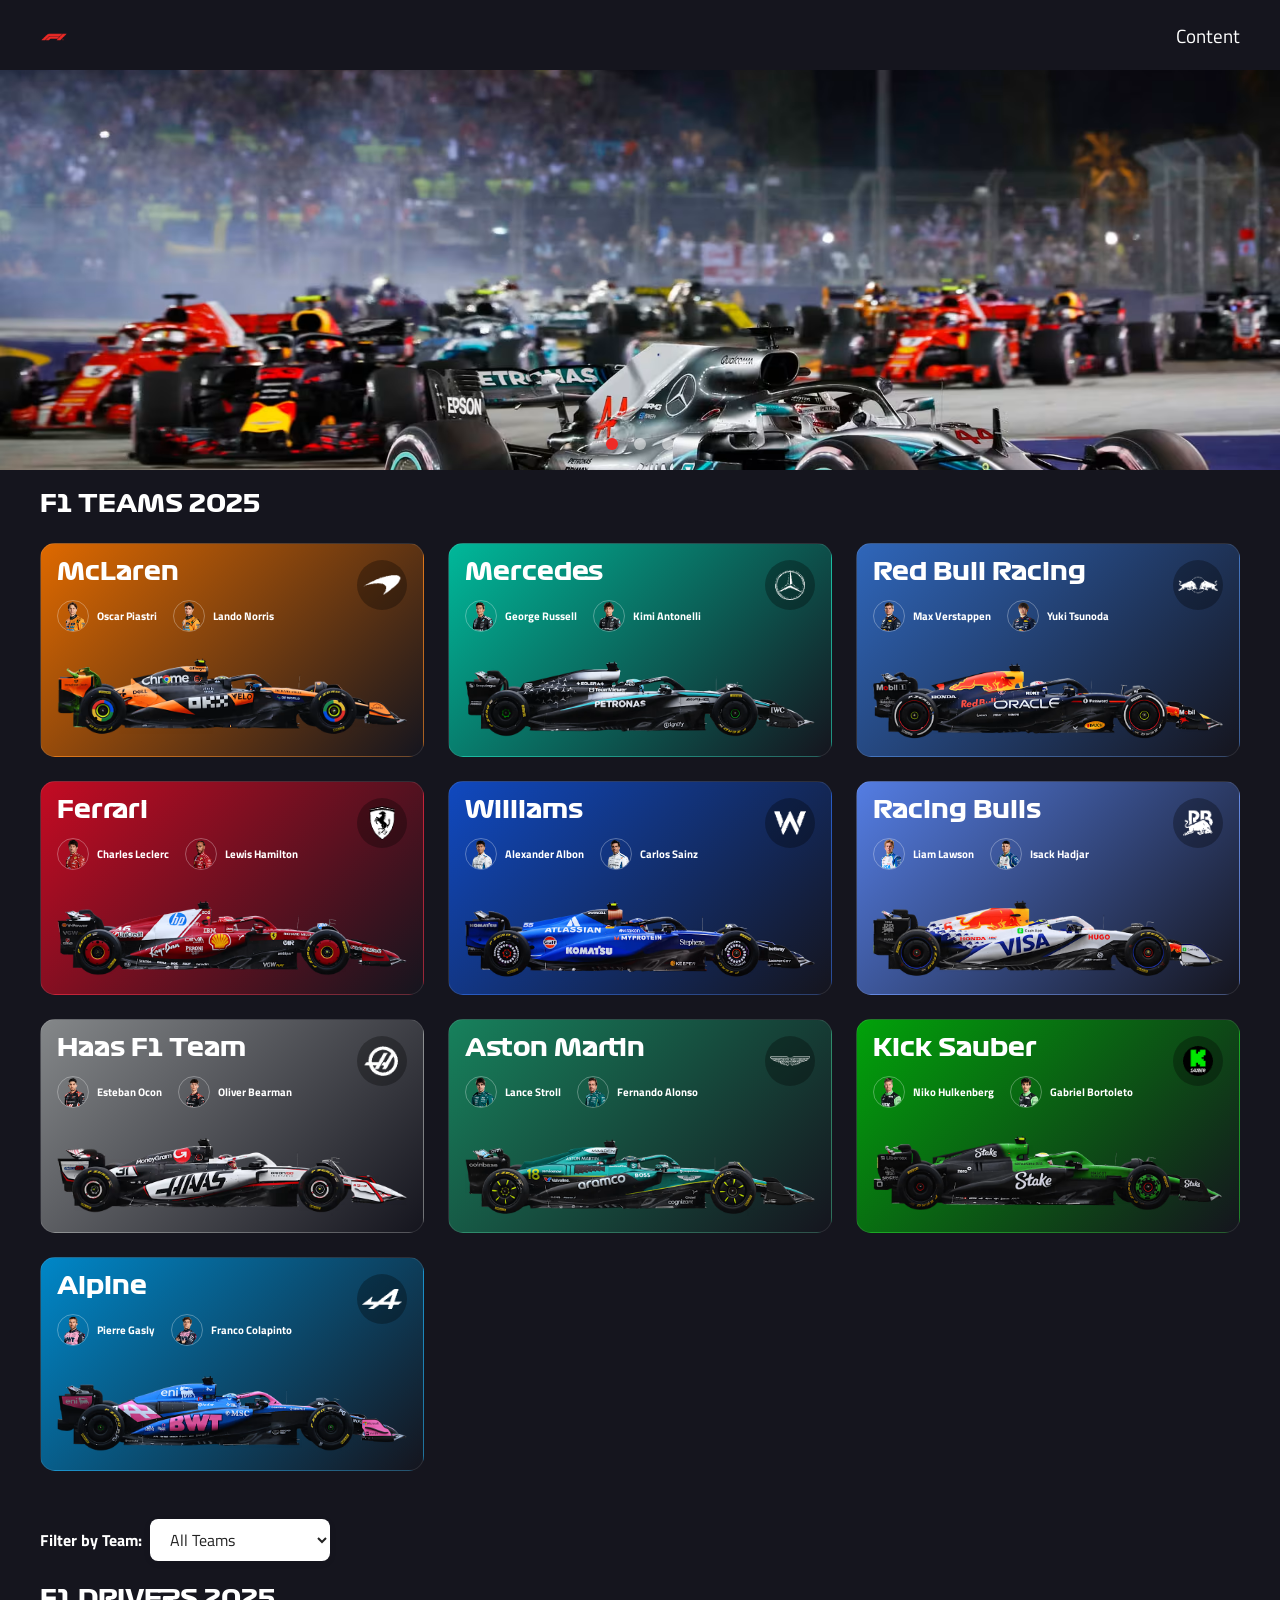
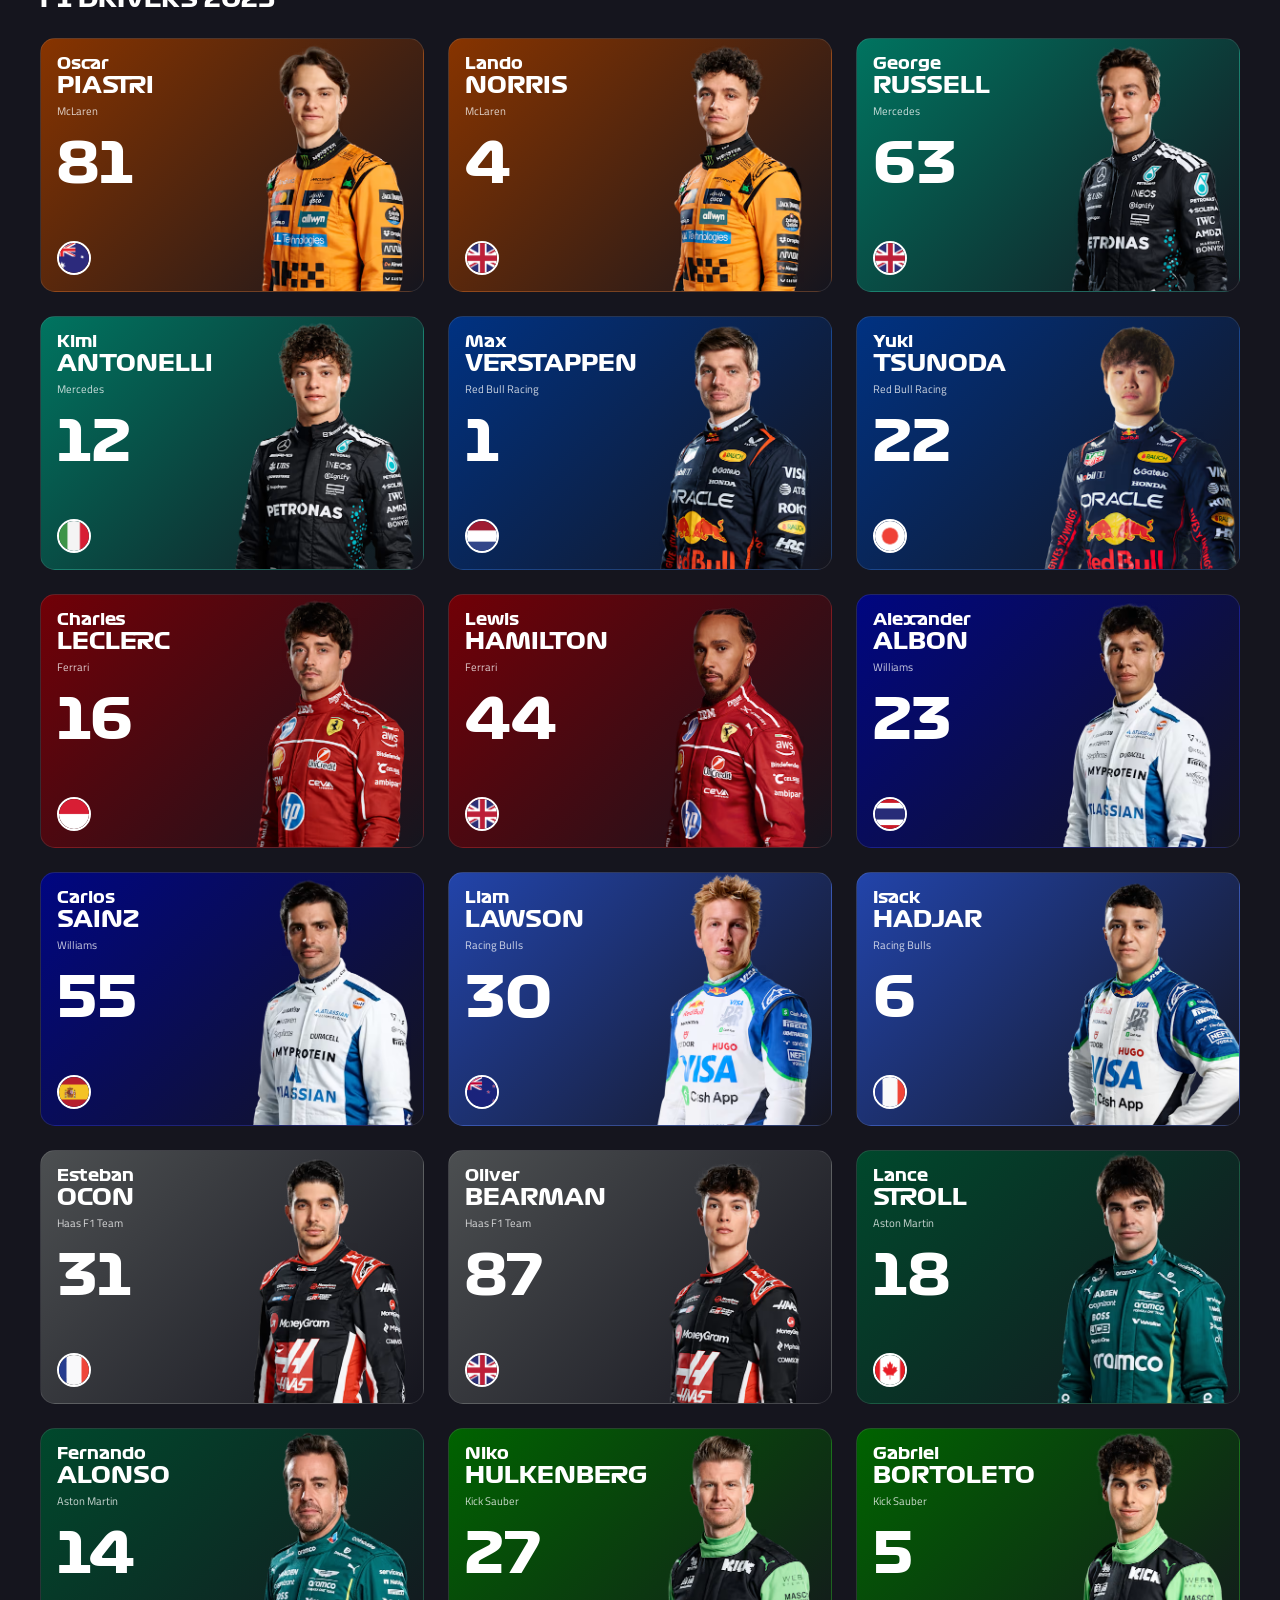
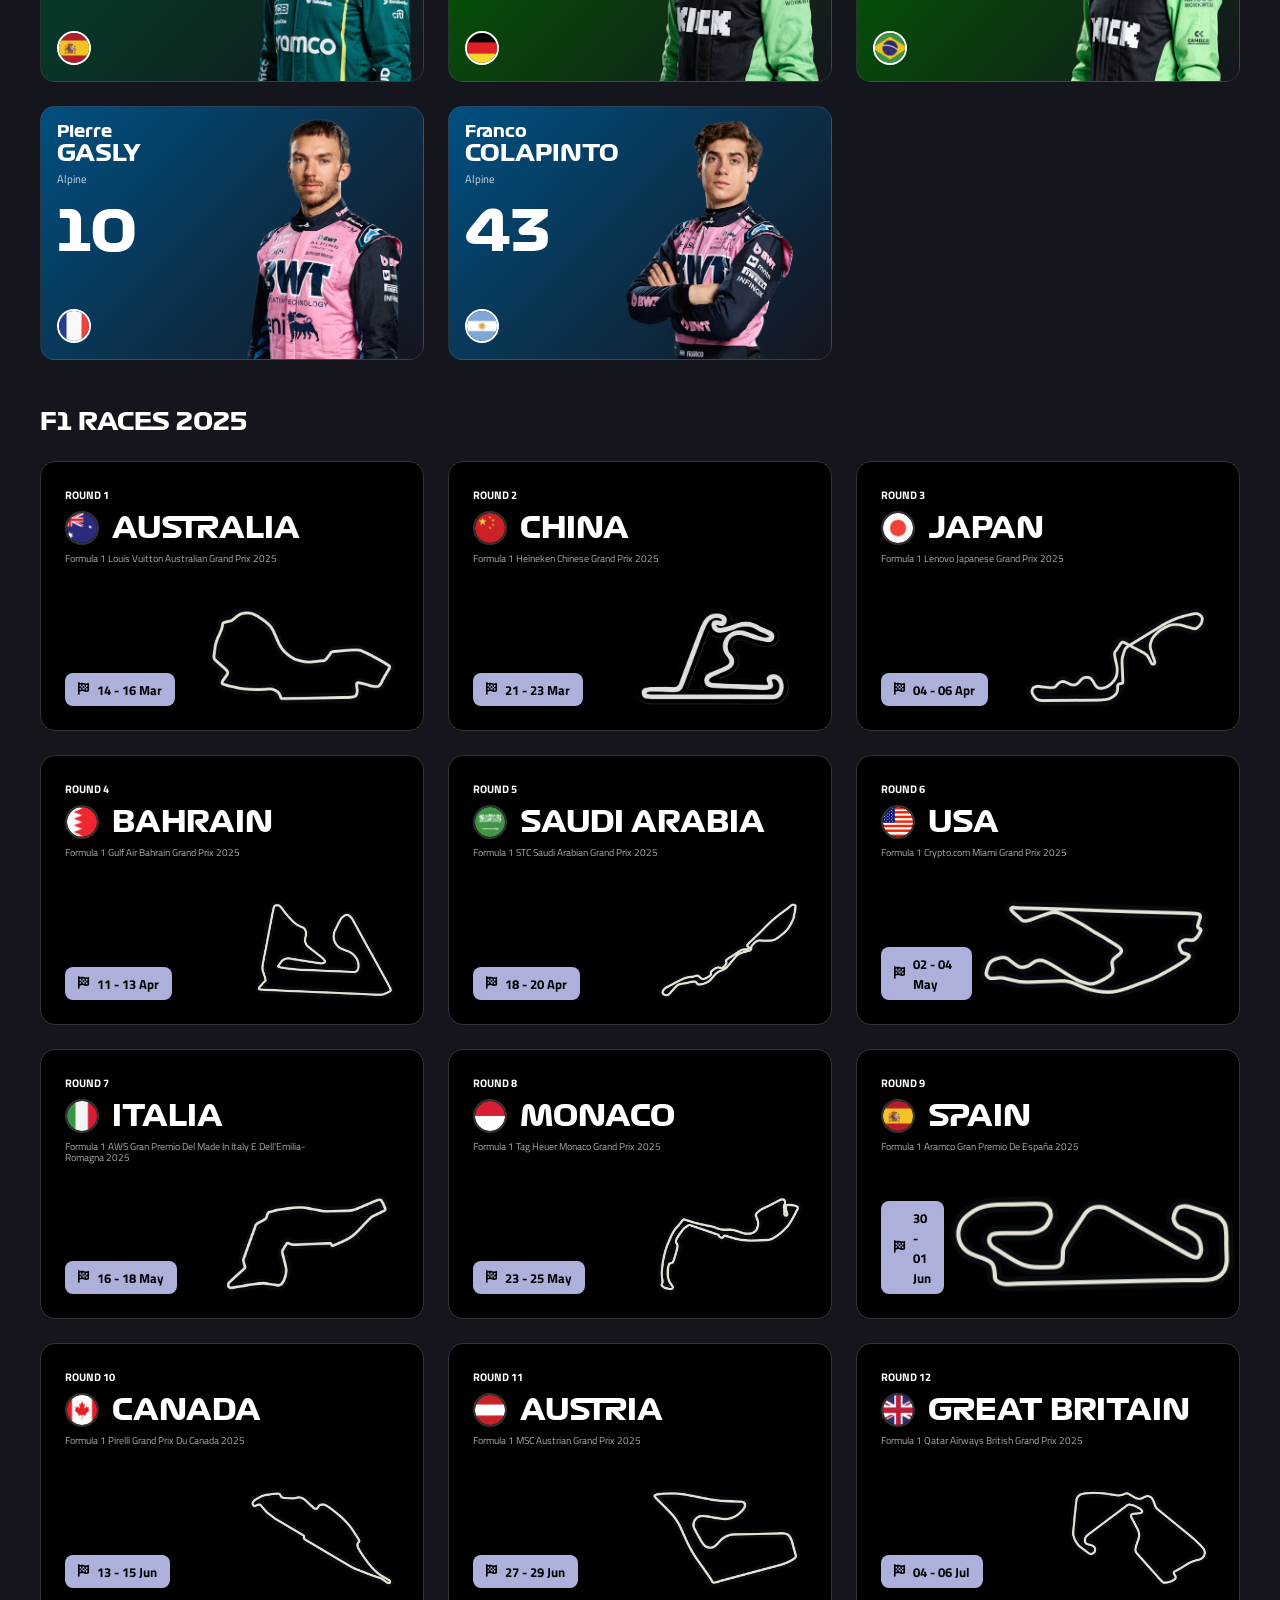
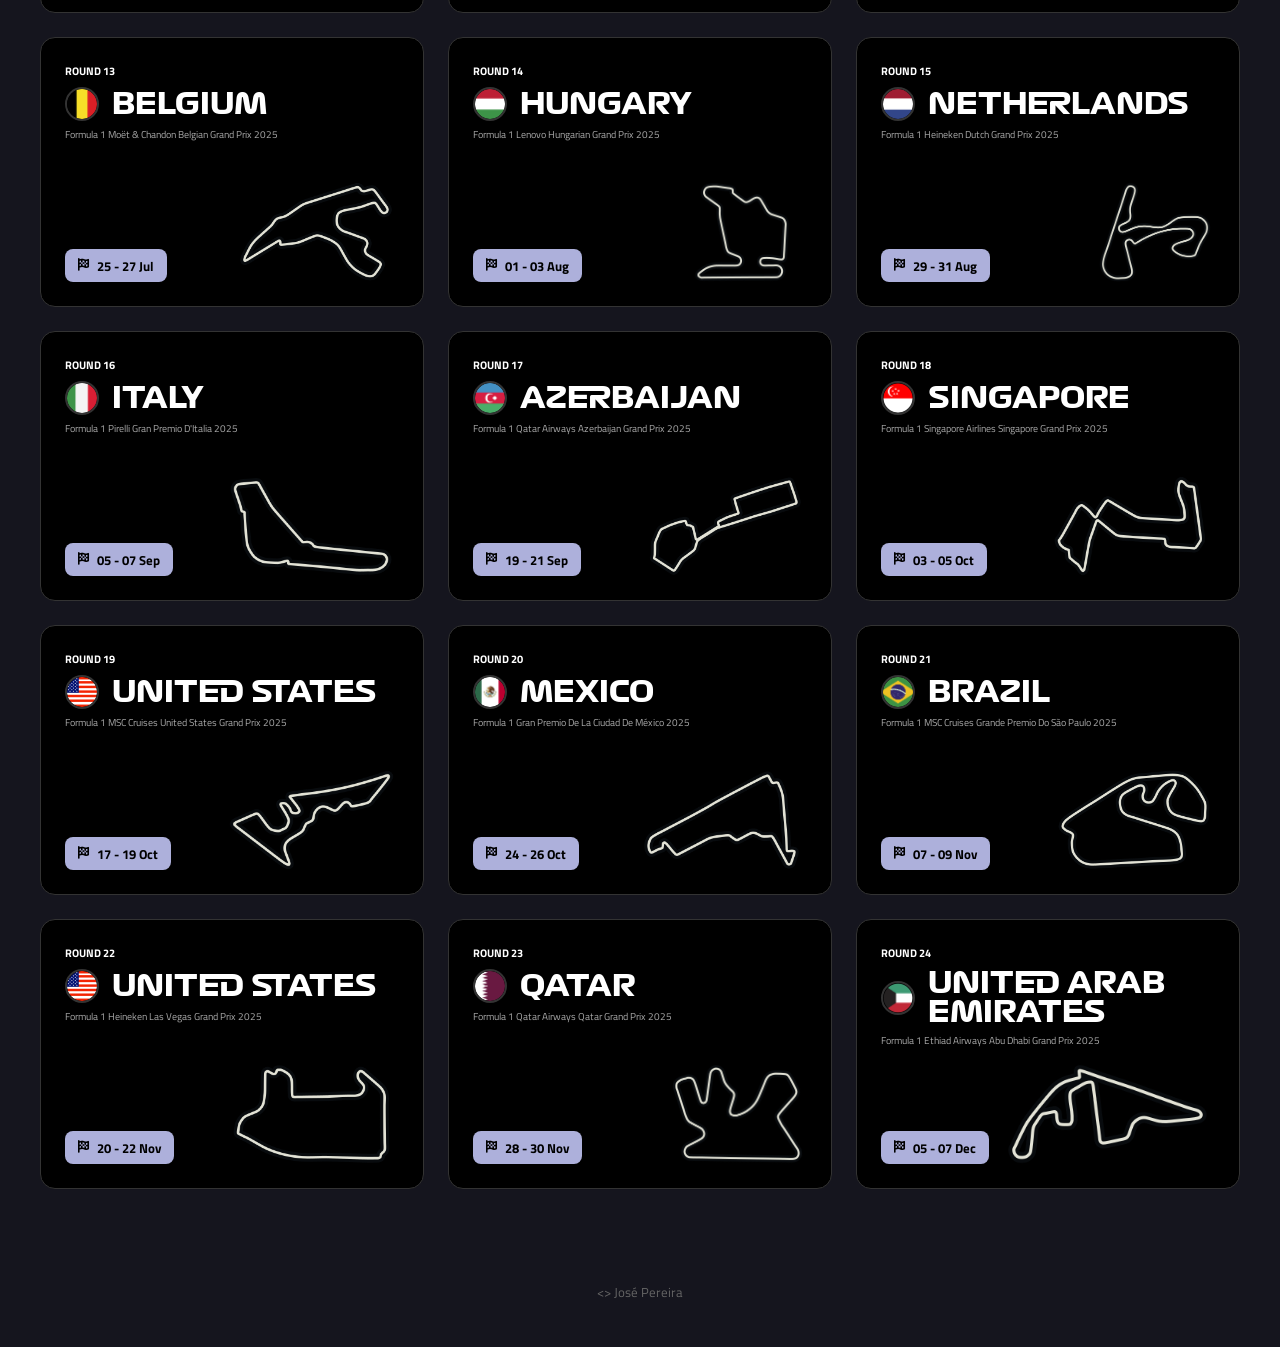
<file: Parcial2/index.html>
<!DOCTYPE html>
<html lang="en">

<head>
    <meta charset="UTF-8">
    <meta name="viewport" content="width=device-width, initial-scale=1.0">
    
    <title>Formula 1</title>
    <link rel="shortcut icon" href="imgs/logo.png" type="image/x-icon">

    <!-- Font Awesome -->
    <link rel="stylesheet" href="https://cdnjs.cloudflare.com/ajax/libs/font-awesome/6.5.2/css/all.min.css" />

    <!-- Google Font -->
    <link href="https://fonts.googleapis.com/css2?family=Titillium+Web:ital,wght@0,200;0,300;0,400;0,600;0,700;0,900;1,200;1,300;1,400;1,600;1,700&display=swap" rel="stylesheet">
    
    <!-- CSS -->
    <link rel="stylesheet" href="css/styles.css">

    <!-- jQuery -->
    <script src="https://code.jquery.com/jquery-3.7.1.min.js" integrity="sha256-/JqT3SQfawRcv/BIHPThkBvs0OEvtFFmqPF/lYI/Cxo=" crossorigin="anonymous"></script>
    
    <!-- JavaScript -->
    <script src="javascript/functions.js" defer></script>
</head>

<body>
    <header>
        <nav class="main-navbar">
            <div class="navbar-left">
                <img src="imgs/logo.png" alt="F1 Logo" class="navbar-logo logo">
            </div>
            <div class="navbar-right">
                <span class="navbar-content">Content</span>
            </div>
        </nav>
        <div class="banner-carousel">
            <div class="carousel-images">
                <img src="imgs/banners/f1_1.png" class="carousel-img active" alt="Banner 1">
                <img src="imgs/banners/f1_2.png" class="carousel-img" alt="Banner 2">
                <img src="imgs/banners/f1_3.png" class="carousel-img" alt="Banner 3">
            </div>
            <div class="carousel-indicators">
                <span class="carousel-dot active" data-index="0"></span>
                <span class="carousel-dot" data-index="1"></span>
                <span class="carousel-dot" data-index="2"></span>
            </div>
        </div>
    </header>

    <main class="container">
        <section id="teams-section" class="content-section">
            <h2 class="section-title">F1 Teams 2025</h2>
            <div class="cards-grid" id="teams-container">
            </div>
        </section>

        <section id="drivers-section" class="content-section">
            <div class="drivers-filter-bar">
                <label for="drivers-team-filter" style="font-weight:bold;">Filter by Team:</label>
                <select id="drivers-team-filter">
                    <option value="all">All Teams</option>
                </select>
            </div>
            <h2 class="section-title">F1 Drivers 2025</h2>

            <div class="cards-grid" id="drivers-container">
            </div>
        </section>

        <section id="races-section" class="content-section">
            <h2 class="section-title">F1 Races 2025</h2>
            <div class="cards-grid" id="races-container">
            </div>
        </section>
    </main>

    <footer>
        <p>&lt;&gt; José Pereira</p>
    </footer>

</body>

</html>
</file>
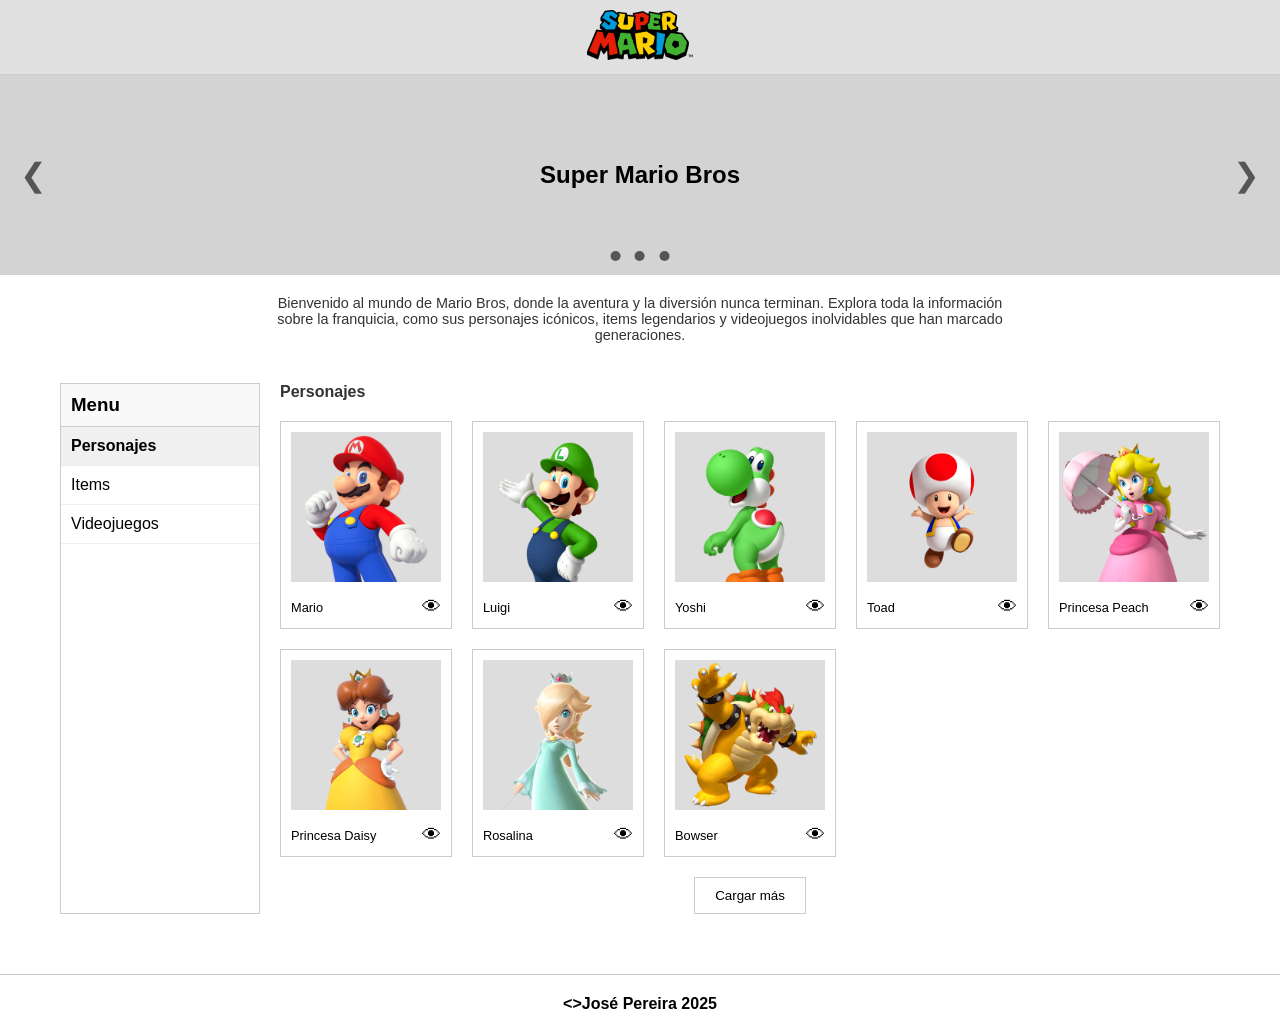
<file: Parcial3/index.html>
<!DOCTYPE html>
<html lang="es">
<head>
    <meta charset="UTF-8">
    <meta name="viewport" content="width=device-width, initial-scale=1.0">
    <title>Mario Bros Franchise</title>
    <link rel="stylesheet" href="css/styles.css">
</head>

<body>
  <header>
    <div class="logo-container">
      <img src="img/logo.png" alt="Mario Logo" class="logo">
    </div>
  </header>

  <section class="carousel">
    <div class="carousel-inner">
      <div class="carousel-item active">
        <h1>Super Mario Bros</h1>
      </div>
      <div class="carousel-item">
        <h1>Mundo Champiñón</h1>
      </div>
      <div class="carousel-item">
        <h1>Aventuras Épicas</h1>
      </div>
    </div>
    
    <button class="carousel-control prev" onclick="moveCarousel(-1)">&#10094;</button>
    <button class="carousel-control next" onclick="moveCarousel(1)">&#10095;</button>
    <div class="carousel-indicators">
      <span class="dot" onclick="currentSlide(0)"></span>
      <span class="dot" onclick="currentSlide(1)"></span>
      <span class="dot" onclick="currentSlide(2)"></span>
    </div>
  </section>

  <section class="description">
    <p>
      Bienvenido al mundo de Mario Bros, donde la aventura y la diversión nunca terminan. 
      Explora toda la información sobre la franquicia, como sus personajes icónicos, items legendarios y videojuegos inolvidables que han marcado generaciones.
    </p>
  </section>

  <div class="main-container">
    <aside class="sidebar">
      <h3>Menu</h3>
      <ul>
        <li class="menu-item active" onclick="loadCategory('characters')">Personajes</li>
        <li class="menu-item" onclick="loadCategory('items')">Items</li>
        <li class="menu-item" onclick="loadCategory('videogames')">Videojuegos</li>
      </ul>
    </aside>

    <main class="content">
      <h2 id="section-title">Personajes</h2>
      <div id="grid-container" class="grid-container">
      </div>
      <div class="load-more-container">
        <button id="load-more">Cargar más</button>
      </div>
    </main>
  </div>

  <footer>
    <p>&lt;&gt;José Pereira 2025</p>
  </footer>

  <div id="modal" class="modal">
    <div class="modal-content">
      <span class="close" onclick="closeModal()">&times;</span>
      <div id="modal-body">
      </div>
    </div>
  </div>

  <script src="js/functions.js"></script>

</body>

</html>
</file>
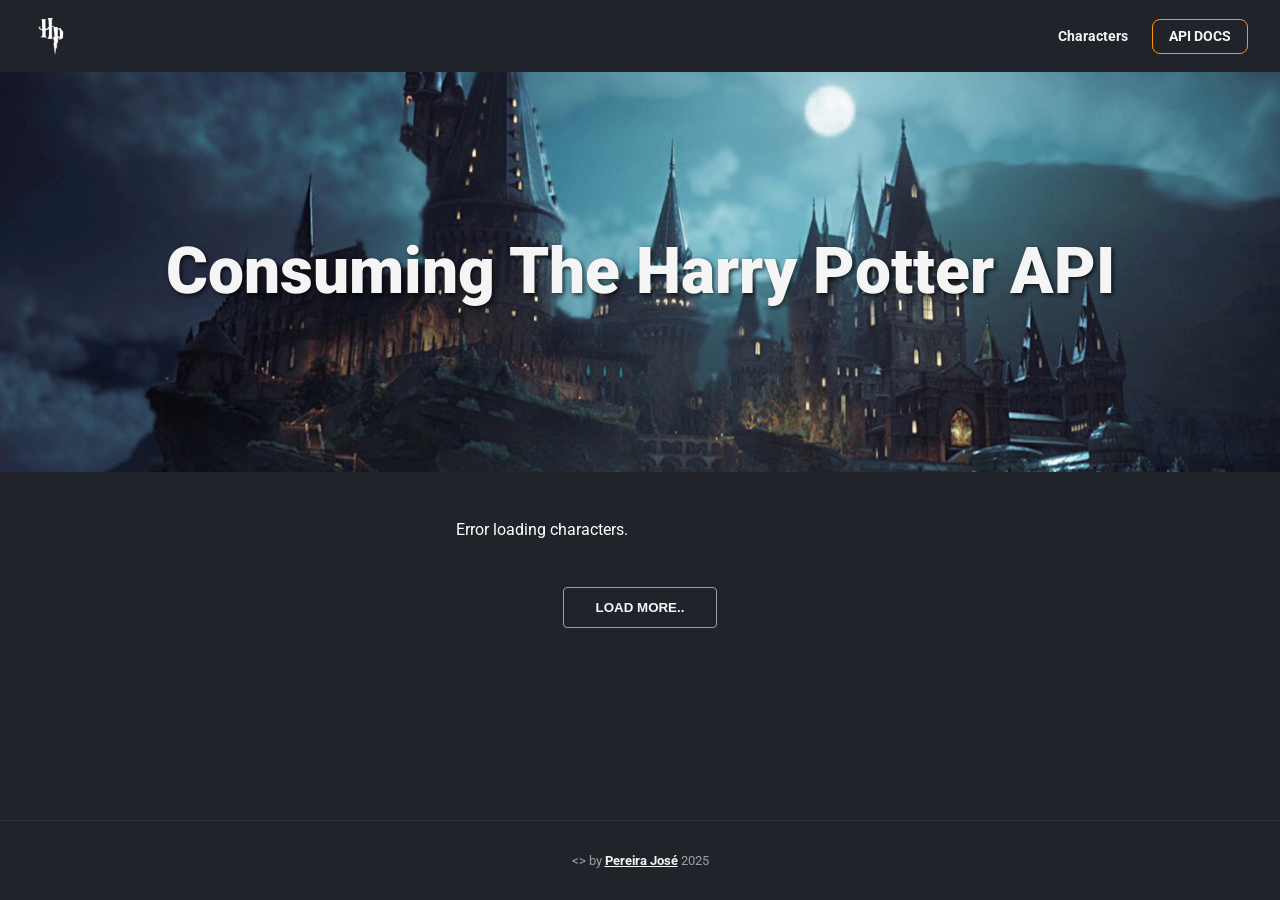
<file: Practica7/index.html>
<!DOCTYPE html>
<html lang="en">

<head>
  <meta charset="UTF-8" />
  <meta name="viewport" content="width=device-width, initial-scale=1.0" />
  <title>Consuming The Harry Potter API</title>
  <link rel="stylesheet" href="css/styles.css">
</head>

<body>

  <header class="header">
    <div class="logo">
      <img src="img/logo.png" alt="HP Logo">
    </div>
    <nav class="nav">
      <a href="#characters-grid" class="nav-link">Characters</a>
      <a href="https://hp-api.onrender.com/" class="nav-link btn-outline">API DOCS</a>
    </nav>
  </header>

  <section class="banner-section">
    <div class="carousel">
      <div class="carousel-inner" id="carousel-inner">
        <img src="img/banners/banner_1.png" alt="Banner 1" class="carousel-item active">
        <img src="img/banners/banner_2.png" alt="Banner 2" class="carousel-item">
        <img src="img/banners/banner_3.png" alt="Banner 3" class="carousel-item">
      </div>
      <div class="banner-text">
        <h1>Consuming The Harry Potter API</h1>
      </div>
    </div>
  </section>

  <main class="container">
    <div id="characters-grid" class="characters-grid"></div>
    <div class="load-more-container">
      <button id="load-more" class="btn-load-more">LOAD MORE..</button>
    </div>
  </main>

  <footer class="footer">
    <p>&lt;&gt; by <strong>Pereira José</strong> 2025</p>
  </footer>

  <script src="js/functions.js"></script>

</body>

</html>
</file>
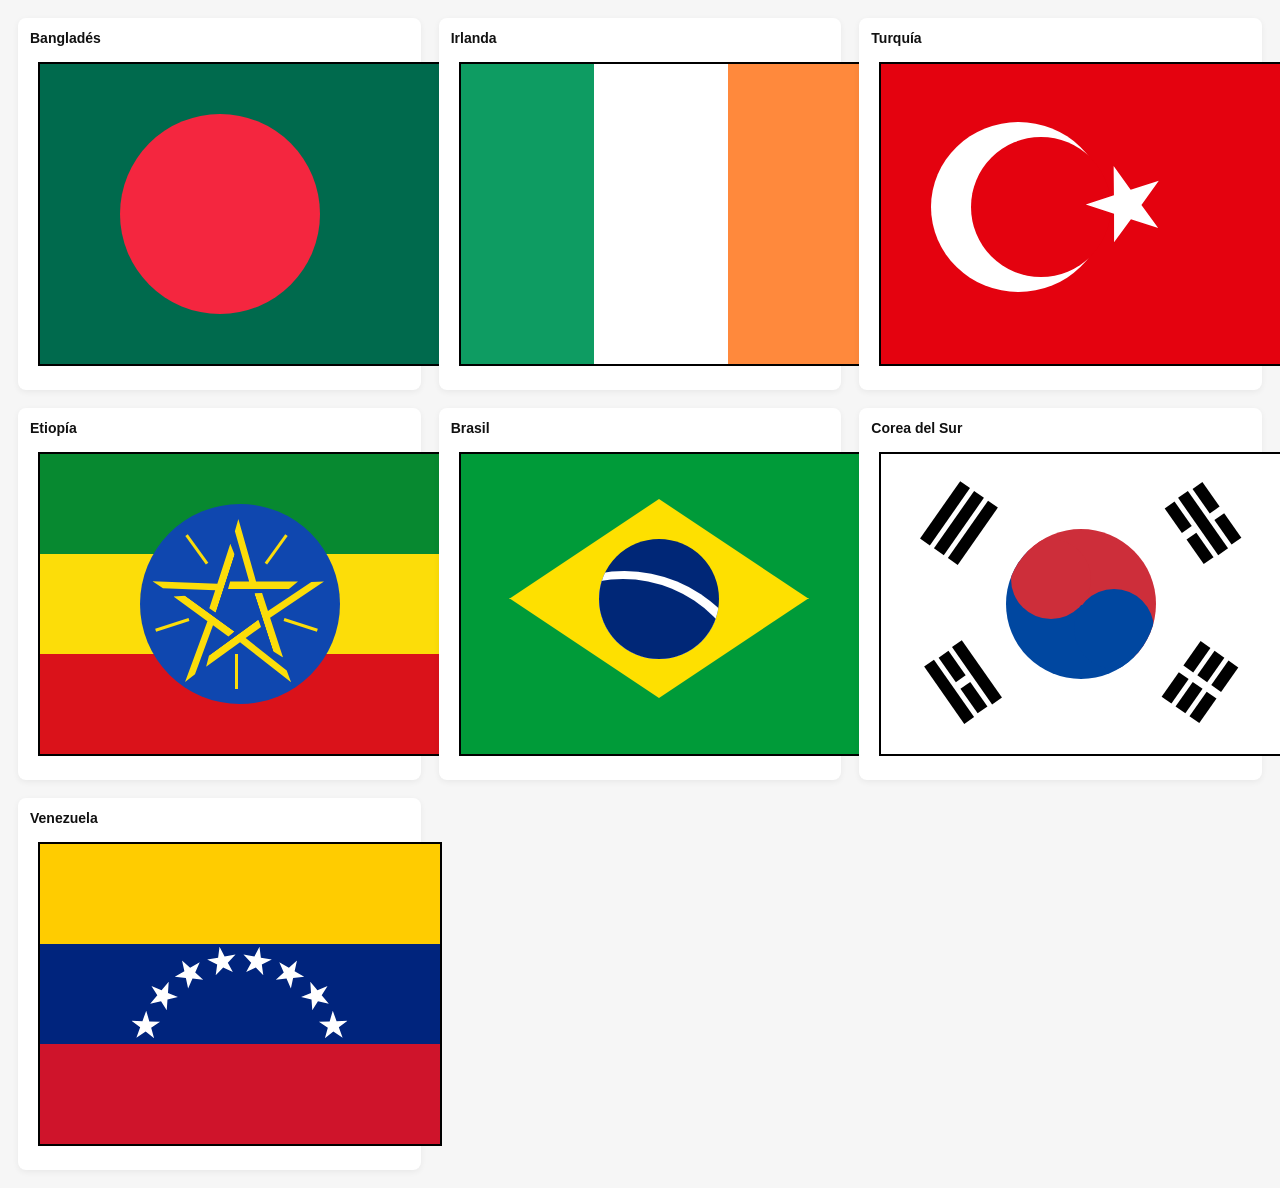
<file: BatallaCSS/flagGallery.html>
<!doctype html>
<html lang="es">

<head>

<meta charset="utf-8" />
<meta name="viewport" content="width=device-width, initial-scale=1" />
<title>Banderas Batalla CSS</title>

<style>
	body{font-family:Segoe UI,Arial,Helvetica,sans-serif;margin:18px;background:#F6F6F6;color:#111}
	.grid{display:grid;grid-template-columns:repeat(auto-fit,minmax(400px,2fr));gap:18px;align-items:start}
	.card{background:#FFFFFF;border-radius:8px;padding:12px;box-shadow:0 2px 6px rgba(0,0,0,0.06);}
	.card h3{font-size:14px;margin:0 0 8px}
	.frame{border:0;width:480px;height:320px}
</style>

</head>

<body>

	<div class="grid">

		<div class="card">
			<h3>Bangladés</h3>
			<iframe class="frame" srcdoc='<!doctype html><html lang="en"><head><meta charset="utf-8"/><title>Bangladés</title></head>
			<body>
				<div class="flagContainer">
					<div class="circle"></div>
				</div>
				<style>
					.flagContainer{width:400px; height:300px; background:#006A4D; border: solid 2px #000000; position:relative;}
					.circle{position:absolute; left:45%; top:50%; transform:translate(-50%,-50%); width:200px; height:200px; background:#F4263F; border-radius:50%;}
				</style>
			</body> </html>'> </iframe>
		</div>

		<div class="card">
			<h3>Irlanda</h3>
				<iframe class="frame" srcdoc='<!doctype html><html lang="en"><head><meta charset="utf-8"/><title>Irlanda</title></head>
			<body>
				<div class="flagContainer"></div>
				<style>
					.flagContainer{width:400px; height:300px; background:linear-gradient(to right,#0E9C62 0% 33.3333%,#FFFFFF 33.3333% 66.6666%,#FF893C 66.6666% 100%);border: solid 2px #000000; }
				</style>
			</body> </html>'> </iframe>
		</div>

		<div class="card">
			<h3>Turquía</h3>
			<iframe class="frame" srcdoc='<!doctype html><html lang="en"><head><meta charset="utf-8"/><title>Turquía</title></head>
			<body>
				<div class="flagContainer">
					<div class="crescentOuter"></div> <div class="crescentInner"></div> <div class="star"></div>
				</div>
				<style>
					.flagContainer{width:400px; height:300px; border: solid 2px #000000; background:#E4020F; position:relative;}
					.crescentOuter{position:absolute; left:50px; top:58px; width:175px; height:170px; border-radius:50%; background:#FFFFFF;}
					.crescentInner{position:absolute; left:90px; top:73px; width:140px; height:140px; border-radius:50%; background:#E4020F;}
					.crescentInner{border-radius:50%; background:#E4020F;}
					.star{position:absolute; left:205px; top:100px; width:80px; height:80px; background:#FFFFFF; transform:rotate(-18deg); transform-origin:center center; clip-path:polygon(50% 0%,61% 35%,98% 35%,68% 57%,79% 91%,50% 70%,21% 91%,32% 57%,2% 35%,39% 35%);}
				</style>
			</body> </html>'> </iframe>
		</div>

		<div class="card">
			<h3>Etiopía</h3>
			<iframe class="frame" srcdoc='<!doctype html><html lang="en"><head><meta charset="utf-8"/><title>Etiopía</title></head>
			<body>
				<div class="flagContainer">
					<div class="circle">
						<div class="star"> 
							<div class="pt1"></div> <div class="pt2"></div> <div class="pt3"></div> <div class="pt4"></div> <div class="pt5"></div>
						</div>
						<div class="flag-obj">
							<div class="pt1"></div> <div class="pt2"></div> <div class="pt3"></div> <div class="pt4"></div> <div class="pt5"></div>
						</div>
					</div>
				</div>
				<style>
					.flagContainer{width:400px; height:300px; background:linear-gradient(to bottom,#078930 0% 33.3333%,#FCDD09 33.3333% 66.6666%,#DA121A 66.6666% 100%); border: solid 2px #000000; position:relative;}
					.circle{position:absolute; left:50%; top:50%;transform:translate(-50%,-50%); width:200px; height:200px; background:#0F47AF; border-radius:50%; z-index:1;}
					.star {width: 70px; height: 70px; position: absolute; top: 15px; left: 88px;}
					.flag-obj {width: 3px; height: 35px; position: absolute; top: 150px; left: 95px;}
					.star div {width: 100%; height: 100%; position: absolute; background-color: #FCDD09; transform-origin: calc(131% / 9) calc(125% / 0.97); clip-path: polygon(14.777% 0, 40.083% 89.237%, 100% 89.237%, 87.072% 100%, 0 100%, 3.052% 89.237%, 30.207% 89.237%, 9.84% 17.414%);}
					.flag-obj div {width: 100%; height: 100%; position: absolute; background-color: #FCDD09; transform-origin: 50% calc(-200% / 1.4);}
					.pt2{transform: rotate(72deg);}
					.pt3{transform: rotate(144deg);}
					.pt4 {transform: rotate(216deg);}
					.pt5 {transform: rotate(288deg);}
				</style>
			</body> </html>'> </iframe>
		</div>

		<div class="card">
			<h3>Brasil</h3>
			<iframe class="frame" srcdoc='<!doctype html><html lang="en"><head><meta charset="utf-8"/><title>Brasil</title></head>
			<body>
				<div class="flagContainer">
					<div class="triangleTop"></div>
					<div class="triangleBottom"></div>
					<div class="circle">
						<div class="whiteStripe"></div> <div class="bottomCircle"></div>
					</div>
				</div>
				<style>
					.flagContainer{width:400px; height: 300px; background: #009B39; border: solid 2px #000000; position: absolute;}
					.triangleTop{border: solid 150px transparent; border-bottom: solid 100px #FEE000; border-top-width: 0; position: absolute; top: 45px; left: 48px;}
					.triangleBottom{border: solid 150px transparent; border-top: solid 100px #FEE000; border-bottom-width: 0; position: absolute; top: 144px; left: 48px;}
					.circle{width: 120px; height: 120px; background: #002777; border-radius: 50%; position: absolute; top: 85px; left: 138px; overflow: hidden;}
					.whiteStripe{width: 275px; height: 275px; background: #FFF; border-radius: 50%; position: absolute; top: 32px; left: -112px;}
					.bottomCircle{width: 256px; height: 256px; background: #002777; border-radius: 50%; position: absolute; top: 40px; left: -104px;}
				</style>
			</body> </html>'> </iframe>
		</div>

		<div class="card">
			<h3>Corea del Sur</h3>
			<iframe class="frame" srcdoc='<!doctype html><html lang="en"><head><meta charset="utf-8"/><title>Corea del Sur</title></head>
			<body>
				<div class="flagContainer">
					<div class="yinYang"></div>
					<div class="trigramContainer" id="trigram1">
						<div class="fullstr"></div> <div class="fullstr"></div> <div class="fullstr"></div>
					</div>
					<div class="trigramContainer" id="trigram2">
						<div class="halfstr"></div> <div class="fullstr"></div> <div class="halfstr"></div>
					</div>
					<div class="trigramContainer" id="trigram3">	
						<div class="fullstr"></div> <div class="halfstr"></div> <div class="fullstr"></div>
					</div>
					<div class="trigramContainer" id="trigram4">
						<div class="halfstr"></div> <div class="halfstr"></div> <div class="halfstr"></div>
					</div>
				</div>
				<style>
					.flagContainer{width: 400px; height: 300px; background: #FFFFFF; border: solid 2px #000000; position: relative; display: flex; justify-content: center; align-items: center;}
					.yinYang{width: 150px; height: 150px; border-radius: 50%; position: relative; background: linear-gradient(to bottom left, #CD2E3A 0%, #CD2E3A 50%, #0047A0 50%, #0047A0 100%); overflow: hidden;}
					.yinYang:before {content: ""; position: absolute; top: 10px; left: 5px; width: 80px; height: 80px; border-radius: 50%; background-color: #CD2E3A;}
					.yinYang:after {content: ""; position: absolute; top: 60px; right: 2px; width: 80px; height: 80px; border-radius: 50%; background-color: #0047A0; }
					.fullstr{background: #000000; width: 70px; height: 12px; margin-bottom: 5px;}
					.halfstr{background: #FFFFFF; width: 8px; height: 12px; border-left: solid 30px #000000; border-right: solid 30px #000000; margin-bottom: 5px;}
					.trigramContainer {position: absolute; display: flex; flex-direction: column; align-items: center;}
					#trigram1{ top: 45px; left: 45px; transform: rotate(-55deg); }
					#trigram2{ top: 45px; right: 45px; transform: rotate(55deg); }
					#trigram3{ bottom: 45px; left: 45px; transform: rotate(55deg); }
					#trigram4{ bottom: 45px; right: 45px; transform: rotate(-55deg); }
				</style>
			</body> </html> '> </iframe>
		</div>

		<div class="card">
			<h3>Venezuela</h3>
			<iframe class="frame" srcdoc='<!doctype html><html lang="en"><head><meta charset="utf-8"/><title>Venezuela</title></head>
			<body>
				<div class="flagContainer">
					<div class="starsContainer">
						<div class="star1"></div> <div class="star2"></div> <div class="star3"></div> <div class="star4"></div> <div class="star5"></div> <div class="star6"></div> <div class="star7"></div> <div class="star8"></div>
					</div>
				</div>
				<style>
					.flagContainer{width:400px; height:300px; background:linear-gradient(to bottom,#FFCC00 0% 33.3333%,#00247D 33.3333% 66.6666%,#CF142B 66.6666% 100%); border: solid 2px #000000; position:relative;}
					.starsContainer{position:absolute; left:50%; top:72%; transform:translate(-50%,0); width: 1px; height: 1px;}
					.star1, .star2, .star3, .star4, .star5, .star6, .star7, .star8 {width: 30px; height: 30px; background: #FFFFFF; clip-path: polygon(50% 0%, 61% 35%, 98% 35%, 68% 57%, 79% 91%, 50% 70%, 21% 91%, 32% 57%, 2% 35%, 39% 35%); position: absolute; top:0 ; left:0; margin-left:-15px ; margin-top:-15px;} 
					.star1 { transform: rotate(-70deg) translateY(-100px); }
					.star2 { transform: rotate(-50deg) translateY(-100px); }
					.star3 { transform: rotate(-30deg) translateY(-100px); }
					.star4 { transform: rotate(-10deg) translateY(-100px); }
					.star5 { transform: rotate(10deg) translateY(-100px); }
					.star6 { transform: rotate(30deg) translateY(-100px); }
					.star7 { transform: rotate(50deg) translateY(-100px); }
					.star8 { transform: rotate(70deg) translateY(-100px) }
				</style>
			</body> </html>'> </iframe>
	</div>
</body>
</html>
</file>
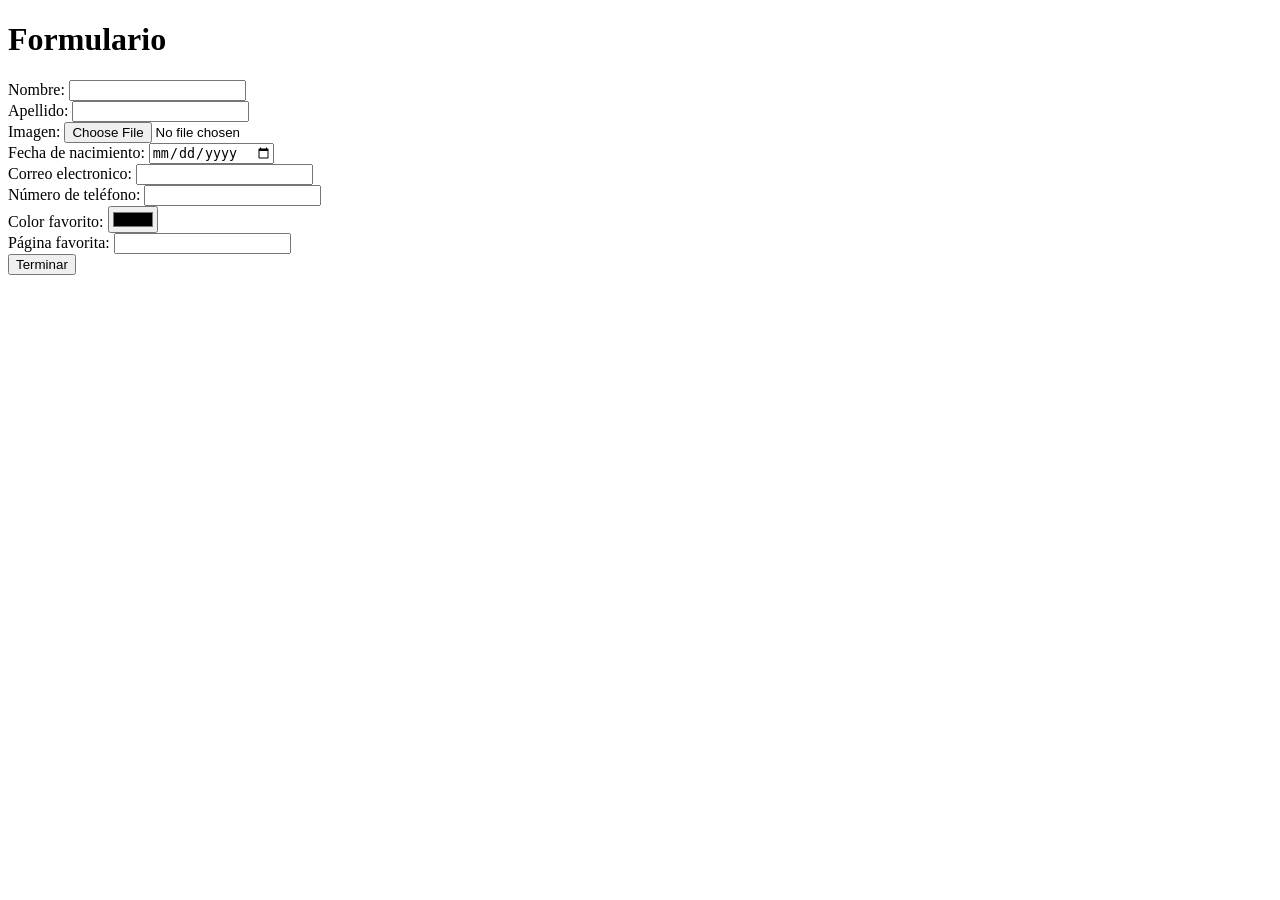
<file: Practica2/formulario.html>
<!DOCTYPE html>
<html lang="en">

<head>
    <meta charset="UTF-8">
    <meta name="viewport" content="width=device-width, initial-scale=1.0">
    <title>Document</title>
</head>

<body>
    
    <h1>Formulario</h1>

    <form>
        <label for="name">Nombre:</label>
        <input type="text" id="name" maxlength="30" required><br>

        <label for="last_name">Apellido:</label>
        <input type="text" id="last_name" maxlength="50" required><br>

        <label for="image" name="Guardar imagen">Imagen:</label>
        <input type="file" accept="image/*" id="image" required><br>

        <label for="birth_date">Fecha de nacimiento:</label>
        <input type="date" id="birth_date" required><br>

        <label for="email">Correo electronico:</label>
        <input type="email" id="email" required><br>

        <label for="phone_number">Número de teléfono:</label>
        <input type="tel" id="phone_number" required><br>

        <label for="favorite_color">Color favorito:</label>
        <input type="color" id="favorite_color" required><br>

        <label for="favorite_page">Página favorita:</label>
        <input type="url" id="favorite_page" required><br>

        <button type="submit">Terminar</button>
    </form>

</body>

</html>
</file>
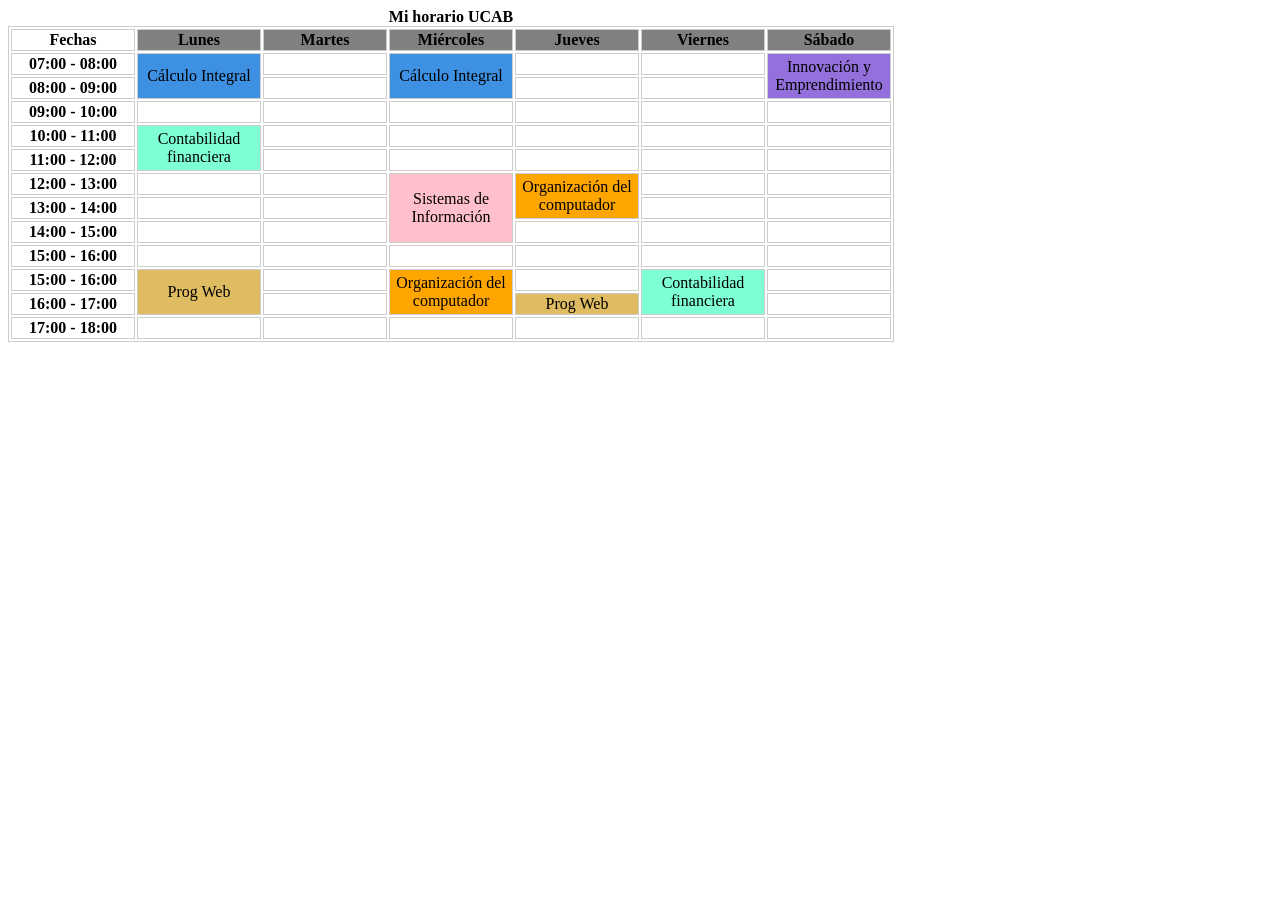
<file: Practica2/tabla.html>
<!DOCTYPE html>

<html lang="es">

  <head>
    <meta charset="UTF-8" />
    <meta name="viewport" content="width=device-width, initial-scale=1.0" />
    <title>Tabla Horario</title>

    <style>
      table 
      {
        border: 1px solid #ccc;
      }
      th 
      {
        border: 1px solid #ccc;
      }
      td 
      {
        border: 1px solid #ccc;
        width: 120px;
        text-align: center;
      }
    </style>
  </head>

  <body>

    <table>

      <caption>
        <b>Mi horario UCAB</b>
      </caption>

      <tr>
        <td><b>Fechas</b></td>
        <th style="background-color:gray">Lunes</th>
        <th style="background-color:gray">Martes</th>
        <th style="background-color:gray">Miércoles</th>
        <th style="background-color:gray">Jueves</th>
        <th style="background-color:gray">Viernes</th>
        <th style="background-color:gray">Sábado</th>
      </tr>

      <tr>
        <td><b>07:00 - 08:00</b></td>
        <td rowspan="2" style="background-color: rgb(62, 144, 226)">Cálculo Integral</td>
        <td></td>
        <td rowspan="2" style="background-color: rgb(62, 144, 226)">Cálculo Integral</td>
        <td></td>
        <td></td>
        <td rowspan="2" style="background-color:mediumpurple">Innovación y Emprendimiento</td>
      </tr>

      <tr>
        <td><b>08:00 - 09:00</b></td>
        <td></td>
        <td></td>
        <td></td>
      </tr>

      <tr>
        <td><b>09:00 - 10:00</b></td>
        <td></td>
        <td></td>
        <td></td>
        <td></td>
        <td></td>
        <td></td>
      </tr>

      <tr>
        <td><b>10:00 - 11:00</b></td>
        <td rowspan="2" style="background-color: aquamarine">Contabilidad financiera</td>
        <td></td>
        <td></td>
        <td></td>
        <td></td>
        <td></td>
      </tr>

      <tr>
        <td><b>11:00 - 12:00</b></td>
        <td></td>
        <td></td>
        <td></td>
        <td></td>
        <td></td>
      </tr>

      <tr>
        <td><b>12:00 - 13:00</b></td>
        <td></td>
        <td></td>
        <td rowspan="3" style="background-color: pink">Sistemas de Información</td>
        <td rowspan="2" style="background-color:orange">Organización del computador</td>
        <td></td>
        <td></td>
      </tr>

      <tr>
        <td><b>13:00 - 14:00</b></td>
        <td></td>
        <td></td>
        <td></td>
        <td></td>
      </tr>

      <tr>
        <td><b>14:00 - 15:00</b></td>
        <td></td>
        <td></td>
        <td></td>
        <td></td>
        <td></td>
      </tr>

      <tr>
        <td><b>15:00 - 16:00</b></td>
        <td></td>
        <td></td>
        <td></td>
        <td></td>
        <td></td>
        <td></td>
      </tr>

      <tr>
        <td><b>15:00 - 16:00</b></td>
        <td rowspan="2" style="background-color:rgb(223, 187, 97)">Prog Web</td>
        <td></td>
        <td rowspan="2" style="background-color: orange">Organización del computador</td>
        <td></td>
        <td rowspan="2" style="background-color: aquamarine">Contabilidad financiera</td>
        <td></td>
      </tr>

      <tr>
        <td><b>16:00 - 17:00</b></td>
        <td></td>
        <td style="background-color:rgb(223, 187, 97)">Prog Web</td>
        <td></td>
      </tr>

      <tr>
        <td><b>17:00 - 18:00</b></td>
        <td></td>
        <td></td>
        <td></td>
        <td></td>
        <td></td>
        <td></td>
      </tr>

    </table>

  </body>

</html>
</file>
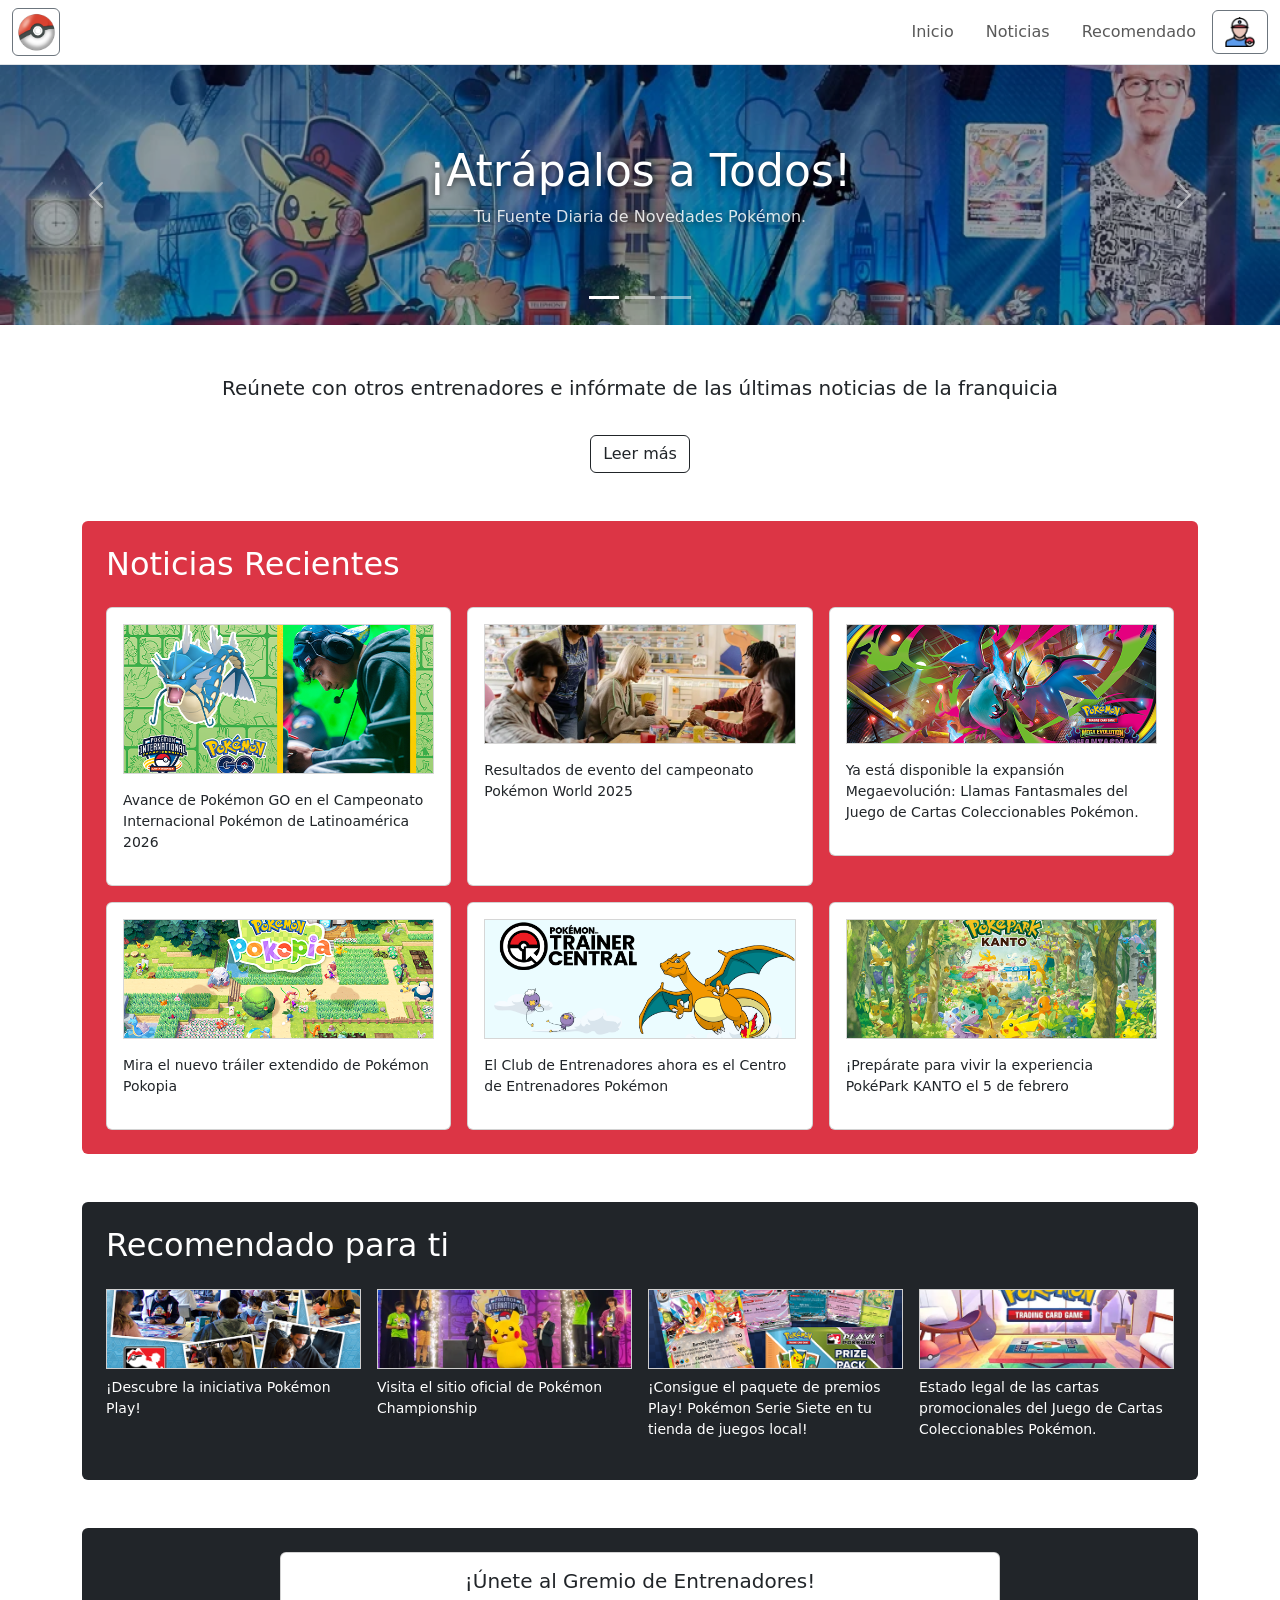
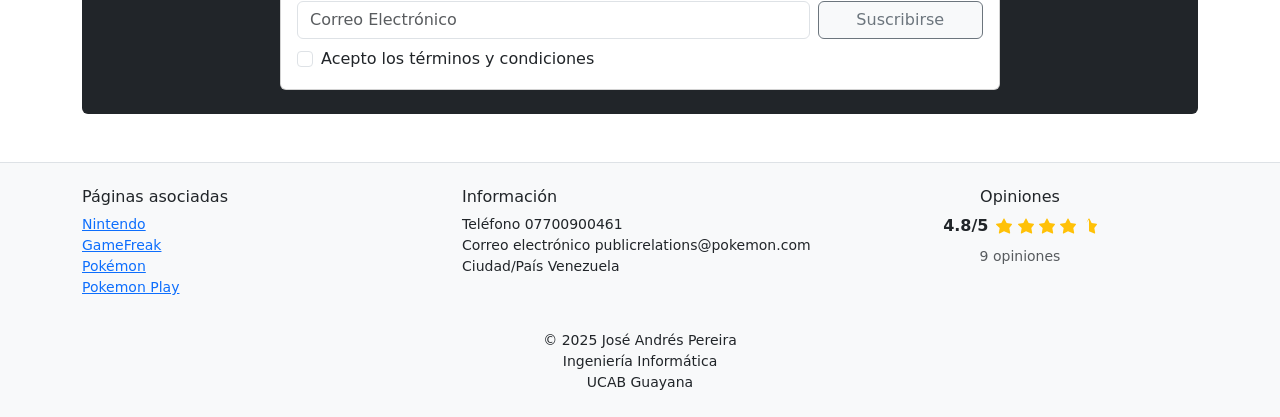
<file: Practica5/bootstrapPage.html>
<!doctype html>
<html lang="es">
<head>
  <meta charset="utf-8">
  <meta name="viewport" content="width=device-width, initial-scale=1">
  <meta name="author" content="José Andrés Pereira Sánchez" >
  <title>¡Atrápalos a Todos!</title>

  <link href="https://cdn.jsdelivr.net/npm/bootstrap@5.3.2/dist/css/bootstrap.min.css" rel="stylesheet">
  <link rel="stylesheet" href="css/diseñoPaginaBootstrap.css">
</head>

<body>
  <header>
    <nav class="navbar navbar-expand-lg navbar-light bg-white border-bottom">
      <div class="container-fluid">
        <button id="buttonImage" class="btn btn-outline-secondary me-3"></button>
        <button class="navbar-toggler justify-content-end" type="button" data-bs-toggle="collapse" data-bs-target="#navbarNav" aria-controls="navbarNav" aria-expanded="false" aria-label="Toggle navigation">
          <span class="navbar-toggler-icon"></span>
        </button>

        <div class="collapse navbar-collapse justify-content-end" id="navbarNav">
          <ul class="navbar-nav gap-3 ">
            <li class="nav-item"><a class="nav-link" href="#home">Inicio</a></li>
            <li class="nav-item"><a class="nav-link" href="#news">Noticias</a></li>
            <li class="nav-item"><a class="nav-link" href="#recommended">Recomendado</a></li>
          </ul>
        </div>

        <div class="d-flex">
          <button class="btn btn-outline-secondary ms-2" aria-label="Perfil">
            <div class="profileIcon"></div>
          </button>
        </div>
      </div>
    </nav>

    <div id="heroCarousel" class="carousel slide" data-bs-ride="carousel">
      <div class="carousel-indicators">
        <button type="button" data-bs-target="#heroCarousel" data-bs-slide-to="0" class="active" aria-current="true" aria-label="Slide 1"></button>
        <button type="button" data-bs-target="#heroCarousel" data-bs-slide-to="1" aria-label="Slide 2"></button>
        <button type="button" data-bs-target="#heroCarousel" data-bs-slide-to="2" aria-label="Slide 3"></button>
      </div>

      <div id="home" class="carousel-inner">
        <div class="carousel-item active">
          <div class="hero-slide">
            <div class="hero-content">
              <h2>¡Atrápalos a Todos!</h2>
              <p class="text-muted">Tu Fuente Diaria de Novedades Pokémon.</p>
            </div>
          </div>
        </div>

        <div class="carousel-item">
          <div class="hero-slide">
            <div class="hero-content">
              <h2>Nuevas Estrategias</h2>
              <p class="text-muted">Consejos y tácticas para tu equipo.</p>
              <a class="btn btn-outline-light mt-3" href="https://community.pokemon.com/es-es/categories/estrategias-y-tacticas">Leer más</a>
            </div>
          </div>
        </div>

        <div class="carousel-item">
          <div class="hero-slide">
            <div class="hero-content">
              <h2>Circuito competitivo Pokémon</h2>
              <p class="text-muted">Todo lo que necesitas saber</p>
              <a class="btn btn-outline-light mt-3" href="https://www.abyssalruins.com/circuito-competitivo-pokemon/">Leer más</a>
            </div>
          </div>
        </div>
      </div>

        <video id="heroVideo" class="hero-video" autoplay muted loop playsinline">
          <source src="media/backgroundVideo.mp4" type="video/mp4">
        </video>
        <div class="hero-overlay"></div>

      <button class="carousel-control-prev" type="button" data-bs-target="#heroCarousel" data-bs-slide="prev">
        <span class="carousel-control-prev-icon" aria-hidden="true"></span>
        <span class="visually-hidden">Anterior</span>
      </button>

      <button class="carousel-control-next" type="button" data-bs-target="#heroCarousel" data-bs-slide="next">
        <span class="carousel-control-next-icon" aria-hidden="true"></span>
        <span class="visually-hidden">Siguiente</span>
      </button>
    </div>
  </header>

  <main class="container my-5">
    <section class="text-center mb-5">
      <p class="lead">Reúnete con otros entrenadores e infórmate de las últimas noticias de la franquicia</p>
      <a class="btn btn-outline-dark mt-3" href="https://www.pokemon.com/us">Leer más</a>
    </section>

    <section id="news" class="mb-5 bg-danger p-4 rounded">
      <h2 class="text-white mb-4">Noticias Recientes</h2>

      <div class="row g-3 align-items-stretch">
      <div class="col-sm-6 col-md-4 d-flex">
        <div class="card p-3 h-100 d-flex flex-column">
        <div id="card1" class="card-background mb-3" style="height:150px; background-size:cover; background-position:center;"></div>
        <p class="small mt-auto">Avance de Pokémon GO en el Campeonato Internacional Pokémon de Latinoamérica 2026</p>
            <a class="stretched-link" href="https://www.pokemon.com/us/pokemon-news/2026-pokemon-latin-america-international-championships-pokemon-go-preview" aria-label="Leer noticia"></a>
        </div>
      </div>

      <div class="col-sm-6 col-md-4 d-flex">
          <div class="card p-3">
            <div id="card2" class="card-background mb-3"></div>
              <p class="small">Resultados de evento del campeonato Pokémon World 2025</p>
            <a class="stretched-link" href="https://www.pokemon.com/us/play-pokemon/worlds/2025/event-results" aria-label="Leer noticia"></a>
          </div>
        </div>

        <div class="col-sm-6 col-md-4">
          <div class="card p-3">
            <div id="card3" class="card-background mb-3"></div>
              <p class="small">Ya está disponible la expansión Megaevolución: Llamas Fantasmales del Juego de Cartas Coleccionables Pokémon.</p>
              <a class="stretched-link" href="https://www.pokemon.com/us/pokemon-news/the-pokemon-tcg-mega-evolution-phantasmal-flames-expansion-is-available-now" aria-label="Leer noticia"></a>
          </div>
        </div>

        <div class="col-sm-6 col-md-4">
          <div class="card p-3">
            <div id="card4" class="card-background mb-3"></div>
              <p class="small">Mira el nuevo tráiler extendido de Pokémon Pokopia</p>
              <a class="stretched-link" href="https://www.youtube.com/watch?v=SDh6COB0Nqk" aria-label="Leer noticia"></a>
          </div>
        </div>

        <div class="col-sm-6 col-md-4">
          <div class="card p-3">
            <div id="card5" class="card-background mb-3"></div>
              <p class="small">El Club de Entrenadores ahora es el Centro de Entrenadores Pokémon</p>
              <a class="stretched-link" href="https://www.pokemon.com/us/pokemon-news/pokemon-trainer-club-is-now-pokemon-trainer-central" aria-label="Leer noticia"></a>
          </div>
        </div>

        <div class="col-sm-6 col-md-4">
          <div class="card p-3">
            <div id="card6" class="card-background mb-3"></div>
              <p class="small">¡Prepárate para vivir la experiencia PokéPark KANTO el 5 de febrero</p>
              <a class="stretched-link" href="https://www.pokemon.com/us/pokemon-news/get-ready-to-experience-pokepark-kanto-on-february-5-2026" aria-label="Leer noticia"></a>
          </div>
        </div>
      </div>
    </section>

    <section id="recommended" class="mb-5 bg-dark p-4 rounded ">
      <h2 class="text-white mb-4">Recomendado para ti</h2>
      <div class="row g-3">
          <div class="col-6 col-md-3">
            <a href="https://play.pokemon.com/en-us/" id="recommended1" class="recommended-background w-100 d-block" aria-label="Pokémon Play"></a>
            <p class="small mt-2 text-white">¡Descubre la iniciativa Pokémon Play!</p>
          </div>

          <div class="col-6 col-md-3">
            <a href="https://championships.pokemon.com/en-us/" id="recommended2" class="recommended-background w-100 d-block" aria-label="Visita el sitio oficial de Pokémon Championship"></a>
            <p class="small mt-2 text-white">Visita el sitio oficial de Pokémon Championship</p>
          </div>

          <div class="col-6 col-md-3">
            <a href="https://www.pokemon.com/us/pokemon-news/receive-play-pokemon-prize-pack-series-seven-at-your-local-game-store" id="recommended3" class="recommended-background w-100 d-block" aria-label="¡Consigue el paquete de premios Play!"></a>
            <p class="small mt-2 text-white">¡Consigue el paquete de premios Play! Pokémon Serie Siete en tu tienda de juegos local!</p>
          </div>

          <div class="col-6 col-md-3">
            <a href="https://www.pokemon.com/us/play-pokemon/about/pokemon-tcg-promo-card-legality-status" id="recommended4" class="recommended-background w-100 d-block" aria-label="Estado legal de las cartas promocionales del Juego de Cartas Coleccionables Pokémon"></a>
            <p class="small mt-2 text-white">Estado legal de las cartas promocionales del Juego de Cartas Coleccionables Pokémon.</p>
          </div>
      </div>
    </section>

    <section class="mb-5 bg-dark p-4 rounded">

      <div class="card mx-auto" style="max-width:720px">
        <div class="card-body">
          <h5 class="card-title text-center">¡Únete al Gremio de Entrenadores!</h5>
          <form class="row g-2 align-items-center">
            <div class="col-12 col-sm-9">
              <input type="email" class="form-control" placeholder="Correo Electrónico">
            </div>

            <div class="col-12 col-sm-3 d-grid">
              <button class="btn btn-light btn-outline-secondary" type="submit">Suscribirse</button>
            </div>

            <div class="col-12 mt-2">
              <div class="form-check">
                <input class="form-check-input" type="checkbox" id="termsCheck">
                <label class="form-check-label" for="termsCheck">Acepto los términos y condiciones</label>
              </div>
            </div>
          </form>
        </div>
      </div>
    </section>

  </main>

  <footer class="bg-light border-top py-4">
    <div class="container">

      <div class="row">
        <div class="col-md-4">
          <h6>Páginas asociadas</h6>
          <ul class="list-unstyled small">
            <a href="https://www.nintendo.com/us/"><li>Nintendo</li></a>
            <a href="https://www.gamefreak.co.jp./"><li>GameFreak</li></a>
            <a href="https://www.pokemon.com/us/"><li>Pokémon</li></a>
            <a href="https://play.pokemon.com/en-us/"><li>Pokemon Play</li></a>
          </ul>
        </div>

        <div class="col-md-4">
          <h6>Información</h6>
          <ul class="list-unstyled small">
            <!--Obviamente no voy a poner información real de contacto-->
            <li>Teléfono 07700900461</li> <!--Telefono directo del Doctor Who-->
            <li>Correo electrónico publicrelations@pokemon.com</li>
            <li>Ciudad/País Venezuela</li>
          </ul>
        </div>

        <div class="col-md-4 text-center">
          <h6>Opiniones</h6>
          <div class="d-flex align-items-center justify-content-center gap-2">
            <strong>4.8/5</strong>
            <div class="text-warning">
              <svg width="16" height="16" fill="currentColor" class="bi bi-star-fill" viewBox="0 0 16 16"><path d="M3.612 15.443c-.386.198-.824-.149-.746-.592l.83-4.73L.173 6.765c-.329-.32-.158-.888.283-.95l4.898-.696L7.538.792c.197-.39.73-.39.927 0l2.184 4.327 4.898.696c.441.062.612.63.282.95l-2.523 3.356.83 4.73c.078.443-.36.79-.746.592L8 13.187l-4.389 2.256z"/></svg>
              <svg width="16" height="16" fill="currentColor" class="bi bi-star-fill" viewBox="0 0 16 16"><path d="M3.612 15.443c-.386.198-.824-.149-.746-.592l.83-4.73L.173 6.765c-.329-.32-.158-.888.283-.95l4.898-.696L7.538.792c.197-.39.73-.39.927 0l2.184 4.327 4.898.696c.441.062.612.63.282.95l-2.523 3.356.83 4.73c.078.443-.36.79-.746.592L8 13.187l-4.389 2.256z"/></svg>
              <svg width="16" height="16" fill="currentColor" class="bi bi-star-fill" viewBox="0 0 16 16"><path d="M3.612 15.443c-.386.198-.824-.149-.746-.592l.83-4.73L.173 6.765c-.329-.32-.158-.888.283-.95l4.898-.696L7.538.792c.197-.39.73-.39.927 0l2.184 4.327 4.898.696c.441.062.612.63.282.95l-2.523 3.356.83 4.73c.078.443-.36.79-.746.592L8 13.187l-4.389 2.256z"/></svg>
              <svg width="16" height="16" fill="currentColor" class="bi bi-star-fill" viewBox="0 0 16 16"><path d="M3.612 15.443c-.386.198-.824-.149-.746-.592l.83-4.73L.173 6.765c-.329-.32-.158-.888.283-.95l4.898-.696L7.538.792c.197-.39.73-.39.927 0l2.184 4.327 4.898.696c.441.062.612.63.282.95l-2.523 3.356.83 4.73c.078.443-.36.79-.746.592L8 13.187l-4.389 2.256z"/></svg>
              <svg width="16" height="16" fill="currentColor" class="bi bi-star-half" viewBox="0 0 16 16"><path d="M5.354 5.119 7.538.792c.197-.39.73-.39.927 0l2.184 4.327 4.898.696c.441.062.612.63.282.95l-2.523 3.356.83 4.73c.078.443-.36.79-.746.592L8 13.187V2.5a.5.5 0 0 0-.5-.5h-.002L5.354 5.119z"/></svg>
            </div>
          </div>
          <p class="small text-muted mt-2">9 opiniones</p>
        </div>
      </div>
      <div class="text-center small mt-3">© 2025 José Andrés Pereira <br> Ingeniería Informática <br> UCAB Guayana</div>
    </div>
  </footer>

  <script src="https://cdn.jsdelivr.net/npm/bootstrap@5.3.2/dist/js/bootstrap.bundle.min.js"></script>
  <script src="js/slider.js"></script>

</body>
</html>
</file>
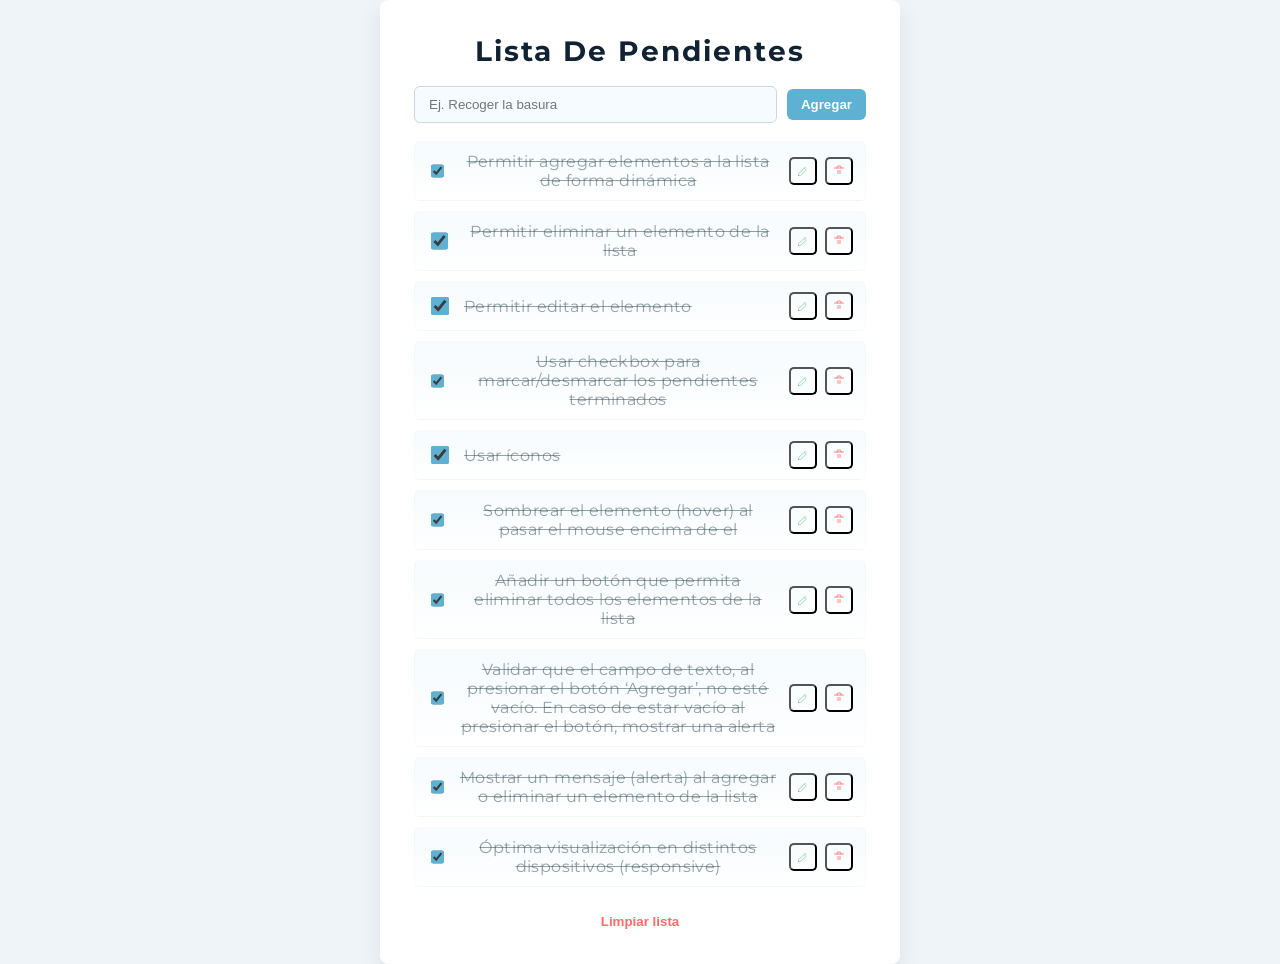
<file: Practica6/todoList.html>
<!DOCTYPE html>
<html lang="en">

<head>
    <meta charset="utf-8" />
    <meta name="viewport" content="width=device-width,initial-scale=1" />
    <title>Lista De Pendientes</title>
    <link href="https://fonts.googleapis.com/css2?family=Montserrat:wght@200;400;600;800&display=swap" rel="stylesheet">
    <link rel="stylesheet" href="css/todoListDesign.css">
</head>

<body>
    <div class="card" role="application">
        <h1>Lista De Pendientes</h1>

        <div class="input-row">
            <input id="taskInput" type="text" placeholder="Ej. Recoger la basura" aria-label="Nueva tarea" />
            <button id="addBtn">Agregar</button>
        </div>

        <ul id="todoList" class="todo-list" aria-live="polite"></ul>

        <button id="clearAll" class="clear-btn">Limpiar lista</button>
    </div>

    <script src="js/todoListScripts.js"></script>
</body>

</html>
</file>
<file: Parcial2/css/styles.css>
@font-face {
    font-family: 'Formula1'; 
    src: url('../fonts/Formula1-Regular_web_0.ttf');
    font-weight: normal; 
    font-style: normal; 
}

@font-face {
    font-family: 'Formula1Bold'; 
    src: url('../fonts/Formula1-Bold_web_0.ttf');
    font-weight: bold; 
    font-style: normal; 
}

:root {
    --clr-white: #ffffff;
    --clr-red: #EE2A26;
    --clr-black: #000000;
    --clr-dark: #15151E;
    --clr-light-purple: #c1c4f4;
    --clr-light-purple-v2: #adb0db;
    --ff-primary: "Formula1", sans-serif;
    --ff-primary-bold: "Formula1Bold", sans-serif;
    --ff-secondary: "Titillium Web", sans-serif;
}

.logo {
    height: 56px;
    width: auto;
    margin-top: 0;
    margin-bottom: 0;
}

.carousel-indicators {
    position: absolute;
    bottom: 20px;
    left: 50%;
    transform: translateX(-50%);
    display: flex;
    gap: 1rem;
    z-index: 3;
}

.carousel-dot {
    display: inline-block;
    width: 12px;
    height: 12px;
    border-radius: 50%;
    background: #fff;
    opacity: 0.5;
    cursor: pointer;
    transition: opacity 0.2s, background 0.2s;
}

.carousel-dot.active {
    opacity: 1;
    background: #EE2A26;
}

.main-navbar {
    width: 100vw;
    background: var(--clr-dark);
    display: flex;
    justify-content: space-between;
    align-items: center;
    padding: 0.5rem 0 0.5rem 2.5rem;
    min-height: 70px;
    position: relative;
    z-index: 10;
    box-sizing: border-box;
}

.navbar-left {
    display: flex;
    align-items: center;
    flex: 1;
    min-width: 0;
}

.navbar-logo {
    height: 28px;
    width: auto;
    margin-top: 4px;
}

.navbar-right {
    display: flex;
    align-items: center;
    flex: 1;
    justify-content: flex-end;
    min-width: 0;
    padding-right: 2.5rem;
}

.navbar-content {
    color: #fff;
    font-size: 1.2rem;
    white-space: nowrap;
    padding-right: 0;
}

.banner-carousel {
    position: relative;
    width: 100%;
    height: 400px;
    overflow: hidden;
    background: #15151E;
    display: flex;
    align-items: center;
    justify-content: center;
}

.carousel-images {
    width: 100%;
    height: 100%;
    position: relative;
}

.carousel-img {
    position: absolute;
    top: 0;
    left: 0;
    width: 100%;
    height: 100%;
    object-fit: cover;
    opacity: 0;
    transition: opacity 0.5s;
    z-index: 1;
}

.carousel-img.active {
    opacity: 1;
    z-index: 2;
}

.carousel-controls {
    position: absolute;
    bottom: 20px;
    left: 50%;
    transform: translateX(-50%);
    display: flex;
    gap: 1rem;
    z-index: 3;
}

.carousel-btn {
    background: rgba(0,0,0,0.6);
    color: #fff;
    border: none;
    border-radius: 50%;
    width: 40px;
    height: 40px;
    font-size: 1.5rem;
    cursor: pointer;
    display: flex;
    align-items: center;
    justify-content: center;
    transition: background 0.2s;
}

.carousel-btn:hover {
    background: #EE2A26;
}

.drivers-filter-bar {
    display: flex;
    align-items: center;
    gap: 0.5rem;
    margin-bottom: 1.5rem;
}

#drivers-team-filter {
    background: #fff;
    color: #222;
    border: none;
    border-radius: 8px;
    padding: 0.5rem 1rem;
    font-size: 1rem;
    font-family: var(--ff-secondary);
    box-shadow: 0 2px 8px rgba(0,0,0,0.05);
    outline: none;
    min-width: 180px;
    transition: box-shadow 0.2s;
}

#drivers-team-filter:focus {
    box-shadow: 0 0 0 2px var(--clr-light-purple);
}

body {
    background-color: var(--clr-dark);
    color: var(--clr-white);
    font-family: var(--ff-secondary);
    margin: 0;
    padding: 0;
}

.banner-container {
    position: relative;
    width: 100%;
    height: 400px;
    overflow: hidden;
}

.banner-img {
    width: 100%;
    height: 100%;
    object-fit: cover;
}

.overlay {
    position: absolute;
    top: 0;
    left: 0;
    width: 100%;
    height: 100%;
    background: linear-gradient(to bottom, transparent 0%, var(--clr-dark) 100%);
}

.filter-nav {
    display: flex;
    justify-content: center;
    gap: 1rem;
    padding: 2rem 0;
    flex-wrap: wrap;
}

.filter-btn {
    background-color: var(--clr-light-purple-v2);
    border: none;
    padding: 0.5rem 2rem;
    border-radius: 20px;
    font-family: var(--ff-primary);
    font-size: 0.8rem;
    cursor: pointer;
    transition: all 0.3s ease;
    color: var(--clr-black);
}

.filter-btn:hover, .filter-btn.active {
    background-color: var(--clr-light-purple);
    transform: scale(1.05);
}

.container {
    max-width: 1200px;
    margin: 0 auto;
    padding: 0 1rem;
}

.section-title {
    font-family: var(--ff-primary-bold);
    font-size: 1.5rem;
    margin-bottom: 1.5rem;
    text-transform: uppercase;
}

.cards-grid {
    display: grid;
    grid-template-columns: repeat(auto-fit, minmax(300px, 1fr));
    gap: 1.5rem;
    margin-bottom: 3rem;
}

.team-card {
    border-radius: 15px;
    padding: 1rem;
    position: relative;
    overflow: hidden;
    min-height: 180px;
    display: flex;
    flex-direction: column;
    justify-content: space-between;
    border: 1px solid rgba(255,255,255,0.1);
}

.team-header {
    display: flex;
    justify-content: space-between;
    align-items: flex-start;
    z-index: 2;
    width: 100%;
}

.team-info {
    display: flex;
    flex-direction: column;
    gap: 0.5rem;
}

.team-name {
    font-family: var(--ff-primary-bold);
    font-size: 1.5rem;
    margin: 0;
    line-height: 1;
}

.team-drivers-container {
    display: flex;
    gap: 1rem;
    margin-top: 0.5rem;
}

.team-driver-item {
    display: flex;
    align-items: center;
    gap: 0.5rem;
}

.team-driver-photo {
    width: 30px;
    height: 30px;
    border-radius: 50%;
    object-fit: cover;
    object-position: top center;
    border: 1px solid rgba(255,255,255,0.3);
}

.team-driver-name {
    font-size: 0.7rem;
    font-weight: bold;
}

.team-logo-wrapper {
    width: 40px;
    height: 40px;
    border-radius: 50%;
    background-color: rgba(0,0,0,0.3);
    display: flex;
    align-items: center;
    justify-content: center;
    padding: 5px;
}

.team-logo {
    width: 100%;
    height: 100%;
    object-fit: contain;
}

.team-car {
    width: 100%;
    margin-top: 1rem;
    z-index: 2;
    transition: transform 0.3s ease;
}

.team-card:hover .team-car {
    transform: scale(1.05);
}

.driver-card {
    border-radius: 15px;
    padding: 1rem;
    position: relative;
    overflow: hidden;
    display: flex;
    height: 220px;
    border: 1px solid rgba(255,255,255,0.1);
}

.driver-info {
    z-index: 2;
    display: flex;
    flex-direction: column;
    justify-content: flex-start;
    height: 100%;
    width: 50%;
}

.driver-names {
    display: flex;
    flex-direction: column;
    line-height: 1.1;
}

.driver-firstname {
    font-family: var(--ff-primary-bold);
    font-size: 1rem;
}

.driver-lastname {
    font-family: var(--ff-primary-bold);
    font-size: 1.4rem;
    text-transform: uppercase;
}

.driver-team {
    font-size: 0.7rem;
    margin-top: 0.3rem;
    opacity: 0.8;
}

.driver-number {
    font-family: var(--ff-primary-bold);
    font-size: 3.5rem;
    line-height: 1;
    margin-top: 1rem;
}

.driver-flag {
    border-radius: 50%;
    object-fit: cover;
    margin-top: auto;
    width: 30px;
    height: 30px;
    border-radius: 50%;
    object-fit: cover;
    margin-top: auto;
    border: 2px solid #fff;
}

.driver-photo {
    position: absolute;
    bottom: 0;
    right: 0;
    height: 100%;
    width: 55%;
    object-fit: cover;
    object-position: top center;
    z-index: 1;
}

.race-card {
    background-color: #000;
    border: 1px solid #333;
    border-radius: 15px;
    padding: 1.5rem;
    display: flex;
    flex-direction: column;
    justify-content: space-between;
    min-height: 220px;
}

.race-info {
    display: flex;
    flex-direction: column;
    gap: 0.5rem;
}

.race-round {
    font-size: 0.7rem;
    color: #fff;
    font-weight: bold;
    text-transform: uppercase;
}

.race-country-wrapper {
    display: flex;
    align-items: center;
    gap: 0.8rem;
}

.race-flag {
    width: 30px;
    height: 30px;
    border-radius: 50%;
    object-fit: cover;
    border: 2px solid #333;
}

.race-country {
    font-family: var(--ff-primary-bold);
    font-size: 1.8rem;
    text-transform: uppercase;
    margin: 0;
    line-height: 1;
}

.race-description {
    font-size: 0.6rem;
    color: #aaa;
    line-height: 1.2;
    max-width: 80%;
}

.race-footer {
    display: flex;
    justify-content: space-between;
    align-items: flex-end;
    margin-top: 1rem;
}

.race-date-box {
    background-color: var(--clr-light-purple-v2);
    color: var(--clr-black);
    padding: 0.4rem 0.8rem;
    border-radius: 8px;
    font-size: 0.8rem;
    font-weight: bold;
    display: flex;
    align-items: center;
    gap: 0.5rem;
}

.race-track {
    height: 100px;
    width: auto;
    filter: invert(1);
    transition: transform 0.3s ease;
}

.race-card:hover .race-track {
    transform: scale(1.1);
}

@media (max-width: 768px) {
    .cards-grid {
        grid-template-columns: 1fr;
    }
    
    .banner-container {
        height: 250px;
    }
}

footer {
    text-align: center;
    padding: 2rem;
    font-size: 0.8rem;
    color: #666;
}
</file>
<file: Parcial3/css/styles.css>
*
{
    box-sizing: border-box;
    margin: 0;
    padding: 0;
    font-family: Arial, sans-serif;
}

body
{
    background-color: #fff;
    display: flex;
    flex-direction: column;
    min-height: 100vh;
}

header
{
    background-color: #e0e0e0;
    padding: 10px;
    text-align: center;
    border-bottom: 1px solid #ccc;
}

.logo
{
    max-height: 50px;
}

.carousel
{
    position: relative;
    background-color: #d3d3d3;
    height: 200px;
    display: flex;
    align-items: center;
    justify-content: center;
    overflow: hidden;
}

.carousel-item
{
    display: none;
    text-align: center;
    width: 100%;
}

.carousel-item.active
{
    display: block;
}

.carousel-control
{
    position: absolute;
    top: 50%;
    transform: translateY(-50%);
    background: none;
    border: none;
    font-size: 2rem;
    cursor: pointer;
    color: #555;
}

.prev { left: 20px; }
.next { right: 20px; }

.carousel-indicators
{
    position: absolute;
    bottom: 10px;
    left: 50%;
    transform: translateX(-50%);
}

.dot
{
    height: 10px;
    width: 10px;
    margin: 0 5px;
    background-color: #555;
    border-radius: 50%;
    display: inline-block;
    cursor: pointer;
}

.description
{
    padding: 20px;
    text-align: center;
    max-width: 800px;
    margin: 0 auto;
    font-size: 0.9rem;
    color: #333;
}

.main-container
{
    display: flex;
    max-width: 1200px;
    margin: 20px auto;
    padding: 0 20px;
    gap: 20px;
    flex: 1;
    width: 100%;
}

.sidebar
{
    width: 200px;
    border: 1px solid #ccc;
    padding: 0;
}

.sidebar h3
{
    padding: 10px;
    border-bottom: 1px solid #ccc;
    margin-bottom: 0;
    background-color: #f9f9f9;
}

.sidebar ul
{
    list-style: none;
}

.sidebar li
{
    padding: 10px;
    border-bottom: 1px solid #eee;
    cursor: pointer;
}

.sidebar li:hover, .sidebar li.active
{
    background-color: #f0f0f0;
    font-weight: bold;
}

.content { flex: 1; }

#section-title
{
    margin-bottom: 20px;
    font-size: 1rem;
    color: #333;
}

.grid-container
{
    display: grid;
    grid-template-columns: repeat(auto-fill, minmax(150px, 1fr));
    gap: 20px;
}

.card
{
    border: 1px solid #ccc;
    padding: 10px;
    text-align: center;
    background-color: #fff;
}

.card img
{
    width: 100%;
    height: 150px;
    object-fit: cover;
    background-color: #ddd;
    margin-bottom: 10px;
}

.card-footer
{
    display: flex;
    justify-content: space-between;
    align-items: center;
    font-size: 0.8rem;
}

.view-details
{
    cursor: pointer;
    font-size: 1.2rem;
}

.load-more-container
{
    text-align: center;
    margin-top: 20px;
}

#load-more
{
    padding: 10px 20px;
    background-color: #fff;
    border: 1px solid #ccc;
    cursor: pointer;
}

footer
{
    text-align: center;
    padding: 20px;
    border-top: 1px solid #ccc;
    margin-top: 40px;
    font-weight: bold;
}

.modal
{
    display: none;
    position: fixed;
    z-index: 1;
    left: 0;
    top: 0;
    width: 100%;
    height: 100%;
    overflow: auto;
    background-color: rgba(0,0,0,0.4);
}

.modal-content
{
    background-color: #fefefe;
    margin: 15% auto;
    padding: 20px;
    border: 1px solid #888;
    width: 80%;
    max-width: 600px;
    position: relative;
}

.close
{
    color: #aaa;
    float: right;
    font-size: 28px;
    font-weight: bold;
    cursor: pointer;
}

.close:hover,
.close:focus
{
    color: black;
    text-decoration: none;
    cursor: pointer;
}

.modal-img
{
    width: 100%;
    max-height: 300px;
    object-fit: contain;
    margin-bottom: 20px;
}
</file>
<file: Practica7/css/styles.css>
@import url("https://fonts.googleapis.com/css?family=Open+Sans|Roboto:400,700,900&display=swap");

:root
{
    --clr-bg: #202329;
    --clr-card-bg: #3C3E44;
    --clr-text-main: #F5F5F5;
    --clr-text-secondary: #9E9E9E;
    --clr-orange: #FF9800;
    --clr-green: #55CC44;
    --clr-red: #D63D2E;
    --clr-header-bg: #202329;
    --ff-primary: "Roboto", sans-serif;
    --ff-secondary: "Open Sans", sans-serif;
}

*,
::after,
::before
{
    margin: 0;
    padding: 0;
    box-sizing: border-box;
}

body
{
    font-family: var(--ff-primary);
    background-color: var(--clr-bg);
    color: var(--clr-text-main);
    min-height: 100vh;
    display: flex;
    flex-direction: column;
}

.header
{
    display: flex;
    justify-content: space-between;
    align-items: center;
    padding: 1rem 2rem;
    background-color: var(--clr-header-bg);
    position: sticky;
    top: 0;
    z-index: 100;
}

.logo
{
    display: flex;
    align-items: center;
}

.logo img
{
    height: 40px;
    width: auto;
}

.nav
{
    display: flex;
    gap: 1.5rem;
    align-items: center;
}

.nav-link
{
    text-decoration: none;
    color: var(--clr-text-main);
    font-weight: 700;
    font-size: 0.9rem;
}

.btn-outline
{
    border: 1px solid var(--clr-orange);
    padding: 0.5rem 1rem;
    border-radius: 8px;
    transition: background-color 0.3s;
}

.btn-outline:hover
{
    background-color: var(--clr-orange);
    color: var(--clr-bg);
}

.banner-section
{
    position: relative;
    height: 400px;
    overflow: hidden;
    display: flex;
    justify-content: center;
    align-items: center;
}

.carousel
{
    width: 100%;
    height: 100%;
    position: relative;
}

.carousel-inner
{
    width: 100%;
    height: 100%;
    position: relative;
}

.carousel-item
{
    position: absolute;
    top: 0;
    left: 0;
    width: 100%;
    height: 100%;
    object-fit: cover;
    opacity: 0;
    transition: opacity 1s ease-in-out;
}

.carousel-item.active
{
    opacity: 1;
}

.banner-text
{
    position: absolute;
    top: 50%;
    left: 50%;
    transform: translate(-50%, -50%);
    text-align: center;
    z-index: 10;
    width: 100%;
}

.banner-text h1
{
    font-size: 4rem;
    font-weight: 900;
    color: var(--clr-text-main);
    text-shadow: 2px 2px 4px rgba(0,0,0,0.7);
    line-height: 1.1;
}

.container
{
    max-width: 1200px;
    margin: 0 auto;
    padding: 3rem 1rem;
    flex: 1;
}

.characters-grid
{
    display: grid;
    grid-template-columns: repeat(2, 1fr);
    gap: 1.5rem;
}

.card
{
    background-color: var(--clr-card-bg);
    border-radius: 0.75rem;
    overflow: hidden;
    display: flex;
    height: 220px;
    box-shadow: 0 4px 6px rgba(0,0,0,0.3);
}

.card-img-container
{
    flex: 0 0 200px;
    overflow: hidden;
}

.card-img
{
    width: 100%;
    height: 100%;
    object-fit: cover;
}

.card-content
{
    padding: 1rem;
    display: flex;
    flex-direction: column;
    justify-content: flex-start;
    gap: 0.5rem;
}

.card-header h2
{
    font-size: 1.5rem;
    font-weight: 800;
    margin-bottom: 0.25rem;
}

.status
{
    display: flex;
    align-items: center;
    gap: 0.5rem;
    font-size: 0.9rem;
    font-weight: 500;
}

.status-icon
{
    width: 0.5rem;
    height: 0.5rem;
    border-radius: 50%;
    background-color: var(--clr-text-secondary);
}

.status-icon.alive
{
    background-color: var(--clr-green);
}

.status-icon.dead
{
    background-color: var(--clr-red);
}

.card-section
{
    margin-top: 0.5rem;
}

.text-gray
{
    color: var(--clr-text-secondary);
    font-size: 0.85rem;
    margin-bottom: 0.25rem;
    display: block;
}

.text-white
{
    color: var(--clr-text-main);
    font-size: 1rem;
}

.load-more-container
{
    display: flex;
    justify-content: center;
    margin-top: 3rem;
}

.btn-load-more
{
    background-color: transparent;
    border: 1px solid var(--clr-text-secondary);
    color: var(--clr-text-main);
    padding: 0.75rem 2rem;
    border-radius: 4px;
    cursor: pointer;
    font-weight: 700;
    transition: all 0.3s;
}

.btn-load-more:hover
{
    background-color: var(--clr-text-main);
    color: var(--clr-bg);
}

.footer
{
    background-color: var(--clr-bg);
    padding: 2rem;
    text-align: center;
    color: var(--clr-text-secondary);
    font-size: 0.8rem;
    border-top: 1px solid #333;
}

.footer strong
{
    color: var(--clr-text-main);
    text-decoration: underline;
}

@media (max-width: 768px)
{
    .banner-text h1
    {
        font-size: 2.5rem;
    }

    .characters-grid
    {
        grid-template-columns: 1fr;
    }

    .card
    {
        flex-direction: column;
        height: auto;
    }

    .card-img-container
    {
        flex: 0 0 250px;
        width: 100%;
    }
}
</file>
<file: Practica6/css/todoListDesign.css>
﻿:root{--bg:#eef4f7;--card:#ffffff;--accent:#5fb1d3;--muted:#cbd7dd;--danger:#ff6b6b;--success:#69c78a}
*{box-sizing:border-box}
body{min-height:100vh;margin:0;display:flex;align-items:center;justify-content:center;background:var(--bg);font-family:'Montserrat',system-ui,Arial,sans-serif}
.card{width:520px;max-width:92%;background:var(--card);padding:34px;border-radius:8px;box-shadow:0 8px 24px rgba(0,0,0,.08);text-align:center}
h1{margin:0 0 18px;font-size:28px;letter-spacing:2px;color:#123}

.input-row{display:flex;gap:10px;align-items:center;margin-bottom:18px}
.input-row input[type="text"]{flex:1;padding:10px 14px;border-radius:6px;border:1px solid var(--muted);background:#f5fbff;color:#123;outline:none;box-shadow:inset 0 1px 0 rgba(255,255,255,.6)}
.input-row button{padding:8px 14px;border-radius:6px;border:none;background:var(--accent);color:#fff;font-weight:600;cursor:pointer}
.input-row button:active{transform:translateY(1px)}

ul.todo-list{list-style:none;padding:0;margin:8px 0 18px;display:block}
ul.todo-list li{display:flex;align-items:center;justify-content:space-between;padding:10px 12px;border-radius:6px;margin-bottom:10px;background:linear-gradient(180deg,#f6fbfd,#ffffff);border:1px solid rgba(0,0,0,.02);transition:all .15s}
ul.todo-list li:hover{transform:translateY(-2px);box-shadow:0 6px 18px rgba(7,23,34,.06)}

.item-left{display:flex;align-items:center;gap:12px;flex:1}
.item-left input[type="checkbox"]{width:18px;height:18px;border-radius:4px;accent-color:var(--accent)}
.item-text{color:#2b4854;letter-spacing:.4px}
.item-text.completed{text-decoration:line-through;color:rgba(43,72,84,.5)}

.item-actions{display:flex;gap:8px;align-items:center;margin-left:12px}
.btn-icon{width:28px;height:28px;border-radius:5px;display:inline-flex;align-items:center;justify-content:center;cursor:pointer}
.btn-icon.edit{background:transparent;color:var(--success)}
.btn-icon.delete{background:transparent;color:var(--danger)}
.btn-icon svg{width:16px;height:16px}

.clear-btn{margin-top:8px;background:transparent;border:none;color:var(--danger);cursor:pointer;font-weight:600}

@media (max-width:420px)
{
    h1{font-size:20px}
    .input-row button{padding:8px 10px}
    .item-text{font-size:14px}
}

#toastContainer
{
    position:fixed;
    top:20px;
    left:50%;
    transform:translateX(-50%);
    display:flex;
    flex-direction:column;
    align-items:center;
    gap:10px;
    z-index:9999;
    pointer-events:none;
    width:min(92%,560px);
}
.toast{pointer-events:auto;display:flex;align-items:center;gap:12px;min-width:280px;background:#fff;border-radius:6px;padding:12px 14px;box-shadow:0 6px 20px rgba(0,0,0,.08);margin-bottom:12px;overflow:hidden;border-left:6px solid transparent}
.toast .toast-icon{width:36px;height:36px;display:flex;align-items:center;justify-content:center;border-radius:50%;flex:0 0 36px}
.toast .toast-icon svg{width:18px;height:18px}
.toast .toast-content{flex:1;text-align:left}
.toast .toast-title{font-weight:600;color:#2b4854}
.toast .toast-close{background:transparent;border:none;color:#667;cursor:pointer;font-size:14px;margin-left:8px}
.toast .toast-progress{position:absolute;left:0;bottom:0;height:6px;background:rgba(0,0,0,0.06);width:0%;transition:width linear}
.toast-success{border-left-color:var(--success)}
.toast-error{border-left-color:var(--danger)}
.toast.hide, .toast.toast-hide{opacity:0;transform:translateY(-6px)}

.toast.success{border-left-color:var(--success)}
.toast.error{border-left-color:var(--danger)}
.toast.success .toast-icon{background:rgba(105,199,138,0.12);color:var(--success)}
.toast.error .toast-icon{background:rgba(255,107,107,0.08);color:var(--danger)}

.toast-progress{background:linear-gradient(90deg, rgba(0,0,0,0.08), rgba(0,0,0,0.05));position:relative}
.toast .toast-progress::after{content:'';position:absolute;left:0;top:0;bottom:0;background:currentColor;width:0%;opacity:0.95}

.toast .toast-progress{background:transparent}
.toast .toast-progress{height:4px}
.toast .toast-progress{width:100%;position:relative}
.toast .toast-progress::after{background:currentColor;transition:width linear}

.toast.success .toast-progress::after{background:var(--success)}
.toast.error .toast-progress::after{background:var(--danger)}

.toast-progress-bar{position:relative;display:block;height:4px;width:0%;border-radius:4px}
.toast.success .toast-progress-bar{background:var(--success)}
.toast.error .toast-progress-bar{background:var(--danger)}

.confirm-overlay{position:fixed;inset:0;background:rgba(8,20,26,0.45);display:flex;align-items:center;justify-content:center;z-index:10000}
.confirm-dialog{background:#fff;padding:18px;border-radius:8px;box-shadow:0 12px 40px rgba(0,0,0,.25);max-width:90%;width:360px}
.confirm-message{color:#123;margin-bottom:14px;font-weight:600}
.confirm-actions{display:flex;gap:10px;justify-content:flex-end}
.confirm-btn{padding:8px 12px;border-radius:6px;border:none;cursor:pointer}
.confirm-btn.ok{background:var(--accent);color:#fff}
.confirm-btn.cancel{background:transparent;border:1px solid #e6e6e6}
</file>
<file: Practica5/css/diseñoPaginaBootstrap.css>
:root
{
	--brand: #CC0000;
	--brand-hover: #990000;
	--muted-hover: #f1f3f5;
}

/*DISEÑO*/

#buttonImage 
{
	background-image: url("../media/pokeball.png");
	background-repeat: no-repeat;
	background-position: center;
	background-size: 40px 40px;
	width: 48px;
	height: 48px;
	padding: 0;
	display: inline-block;
}

.profileIcon 
{
	background-image: url("../media/trainerIcon.png");
	background-repeat: no-repeat;
	background-position: center;
	background-size: 30px 30px;
	width: 30px;
	height: 30px;
}

.hero-slide 
{
	background-color: #000;
	min-height: 260px;
	display: flex;
	align-items: center;
	justify-content: center;
	position: relative;
	overflow: hidden;
}

.hero-video 
{
	position: absolute;
	inset: 0;
	width: 100%;
	height: 100%;
	object-fit: cover;
	z-index: 0;
}

.hero-overlay 
{
	position: absolute;
	inset: 0;
	background: rgba(0,0,0,0.35);
	z-index: 1;
}

.hero-content 
{
	position: relative;
	z-index: 2;
	color: #ffffff;
	text-align: center;
	padding: 1rem;
	text-shadow: 0 2px 6px rgba(0,0,0,0.6);
}

.hero-content h2 
{
	font-size: clamp(1.5rem, 4vw, 2.75rem);
	margin-bottom: .5rem;
}

.hero-content .text-muted 
{
	color: rgba(255,255,255,0.85) !important;
}

.dot-indicators
{
	position: absolute;
	bottom: 12px;
	left: 50%;
	transform: translateX(-50%);
}

.card-background
{
	background: #efefef;
	height: 120px;
	border: 1px solid #d6d6d6;
}

#card1{background-image: url("../media/noticia1.png"); background-repeat: no-repeat; background-position: center; background-size: cover;}
#card2{background-image: url("../media/noticia2.png"); background-repeat: no-repeat; background-position: center; background-size: cover;}
#card3{background-image: url("../media/noticia3.png"); background-repeat: no-repeat; background-position: center; background-size: cover;}
#card4{background-image: url("../media/noticia4.png"); background-repeat: no-repeat; background-position: center; background-size: cover;}
#card5{background-image: url("../media/noticia5.png"); background-repeat: no-repeat; background-position: center; background-size: cover;}
#card6{background-image: url("../media/noticia6.png"); background-repeat: no-repeat; background-position: center; background-size: cover;}

.recommended-background
{
	background: #e0e0e0;
	border: 1px solid #cfcfcf;
	height: 80px;
}

#recommended1{background-image: url("../media/recommended1.png"); background-size: cover; background-position: center;}
#recommended2{background-image: url("../media/recommended2.png"); background-size: cover; background-position: center;}
#recommended3{background-image: url("../media/recommended3.png"); background-size: cover; background-position: center;}
#recommended4{background-image: url("../media/recommended4.png"); background-size: cover; background-position: center;}

/*EFECTOS DE INTERACCIÓN*/

.navbar-nav .nav-link
{
	transition: color 180ms ease, background-color 180ms ease;
}

.navbar-nav .nav-link:hover,
.navbar-nav .nav-link:focus,
.navbar-nav .nav-link:active
{
	color: var(--brand);
	background-color: var(--muted-hover);
	border-radius: .25rem;
	text-decoration: none;
}

#buttonImage{transition: background-color 160ms ease, transform 160ms ease, filter 160ms ease;}

#buttonImage:hover,
#buttonImage:focus
{
	background-color: rgba(13,110,253,0.06);
	transform: translateY(-1px);
	filter: brightness(0.98);
}

.card
{
	transition: transform 180ms ease, box-shadow 180ms ease;
}
.card { position: relative; }
.card:hover,
.card:focus-within
{
	transform: translateY(-6px);
	box-shadow: 0 8px 20px rgba(0,0,0,0.08);
}

.card-background
{
	transition: background-color 160ms ease, border-color 160ms ease, transform 160ms ease;
}

.card-background:hover,
.card:hover .card-background
{
	background-color: #e9e9e9;
	border-color: #d0d0d0;
}

.recommended-background {transition: background-color 140ms ease, transform 140ms ease;}

.recommended-background:hover,
.recommended-background:focus
{
	background-color: #ececec;
	transform: scale(1.01);
}

.card .btn-primary {transition: background-color 160ms ease, box-shadow 160ms ease, transform 160ms ease;}

.card .btn-primary:hover,
.card .btn-primary:focus
{
	background-color: var(--brand-hover);
	box-shadow: 0 6px 12px rgba(13,110,253,0.12);
	transform: translateY(-2px);
}

a:focus-visible, button:focus-visible, input:focus-visible
{
	outline: 3px solid rgba(13,110,253,0.12);
	outline-offset: 2px;
}

/*RESPONSIVE TELÉFONOS Y TABLETS*/

@media (max-width: 768px)
{
	.hero-slide { min-height: 220px; }
	.card-background { height: 100px; }
	.dot-indicators { bottom: 10px; }
}

@media (max-width: 412px)
{
	.hero-slide { min-height: 160px; }
	.card-background { height: 90px; }
	.dot-indicators { bottom: 8px; gap: .5rem; }
	.hero-content h2 { font-size: 1.25rem; }
}
</file>
